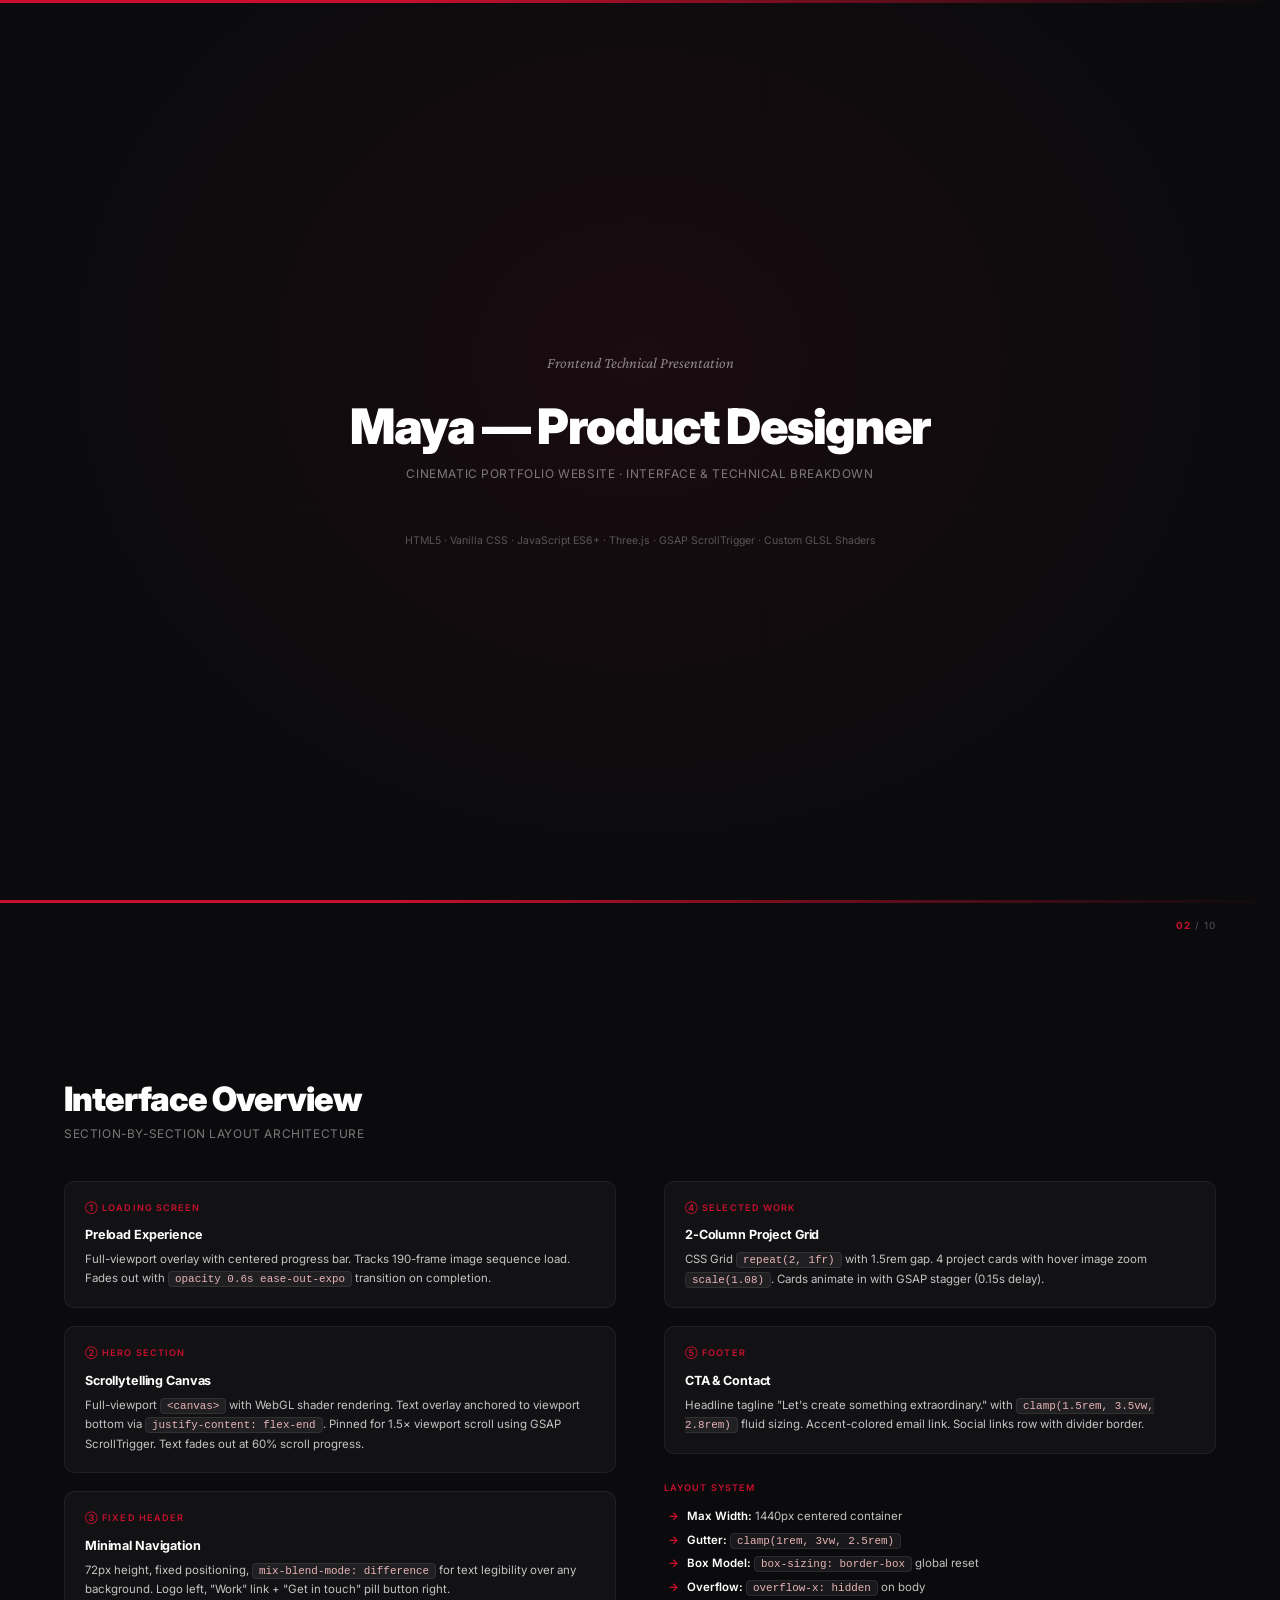
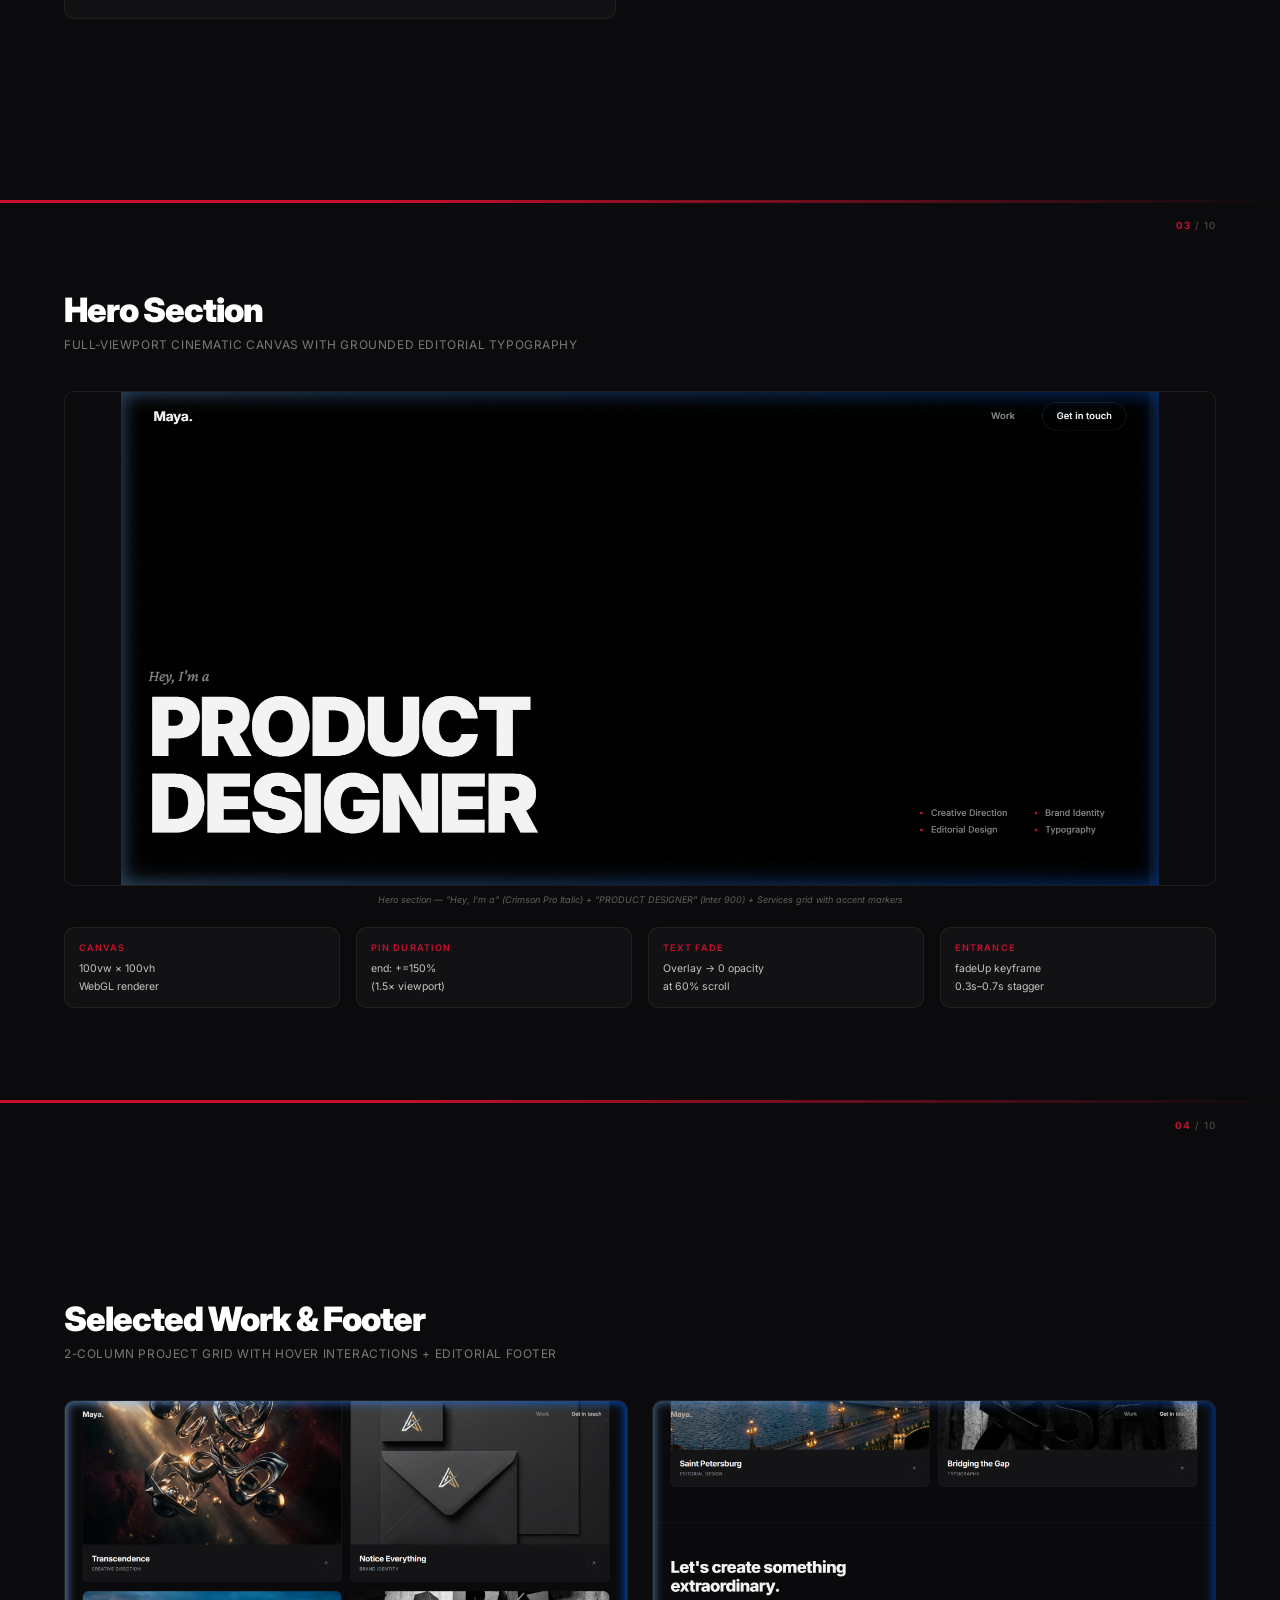
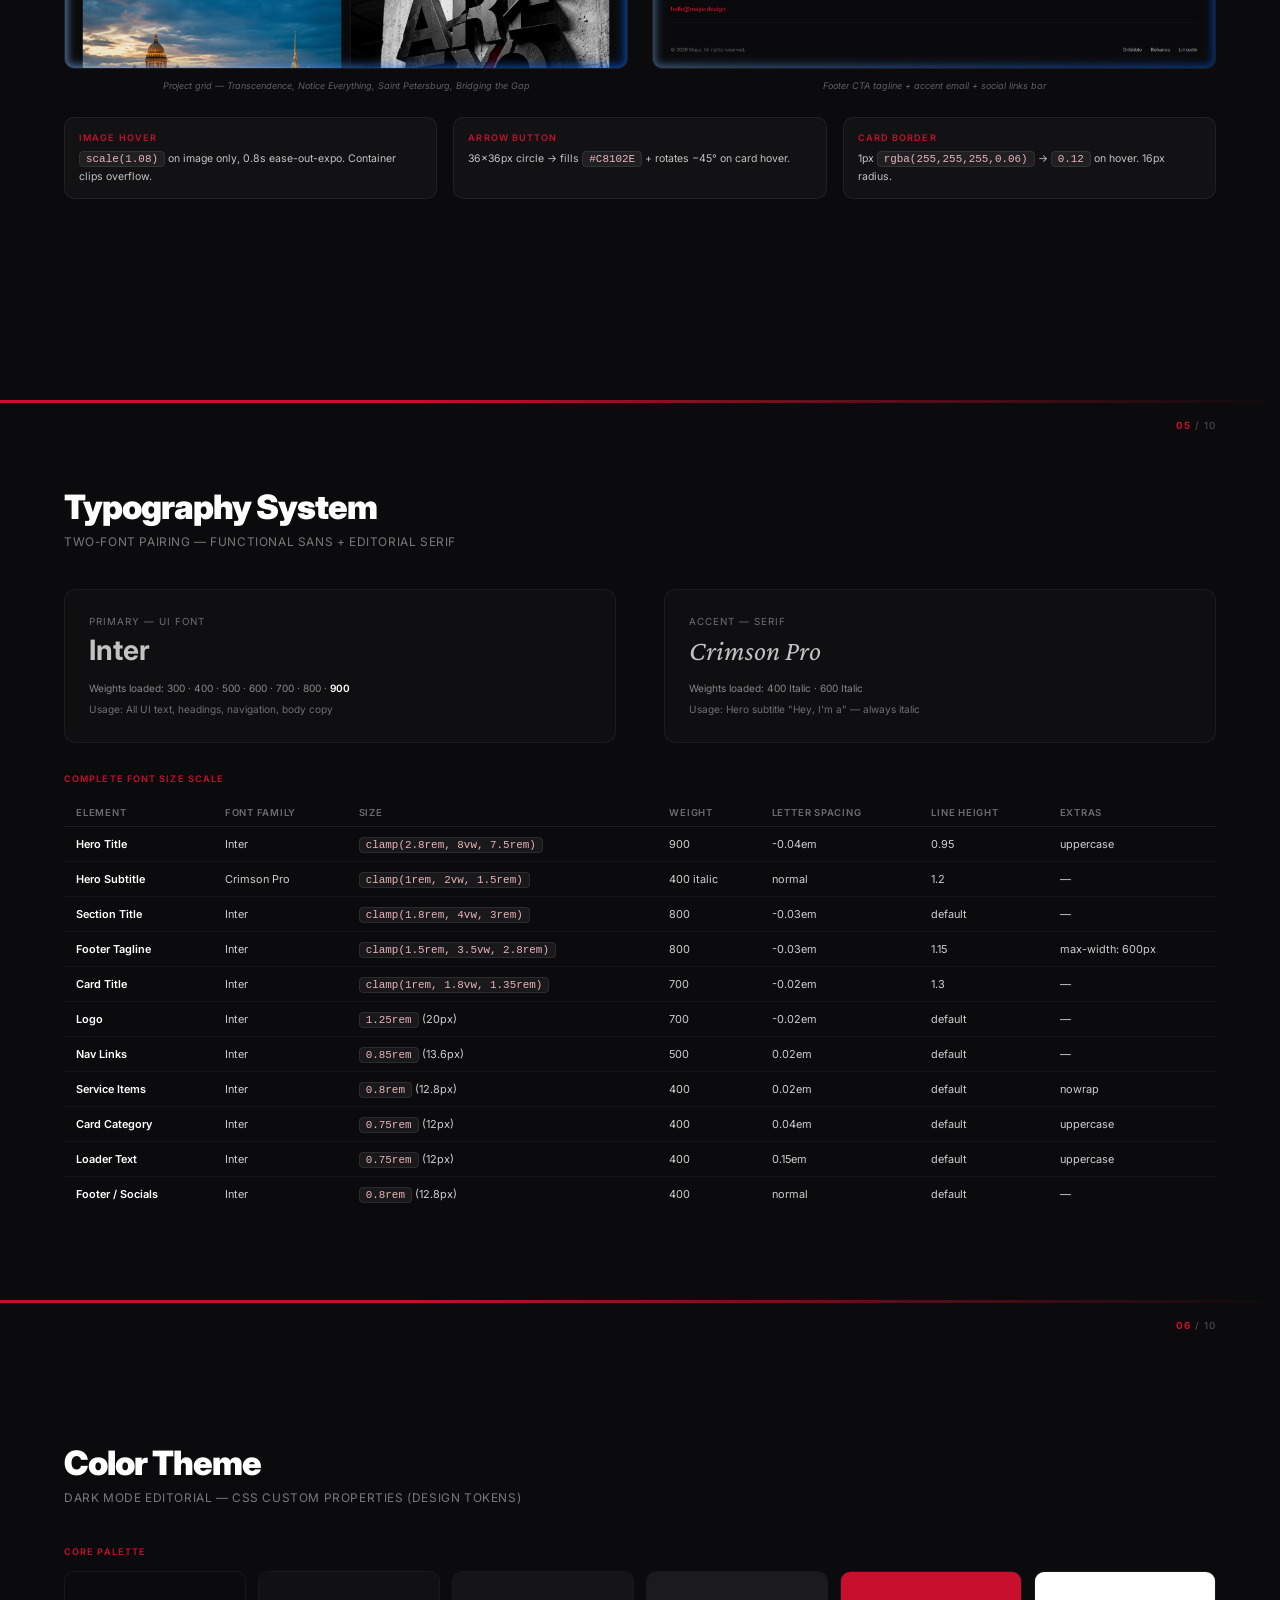
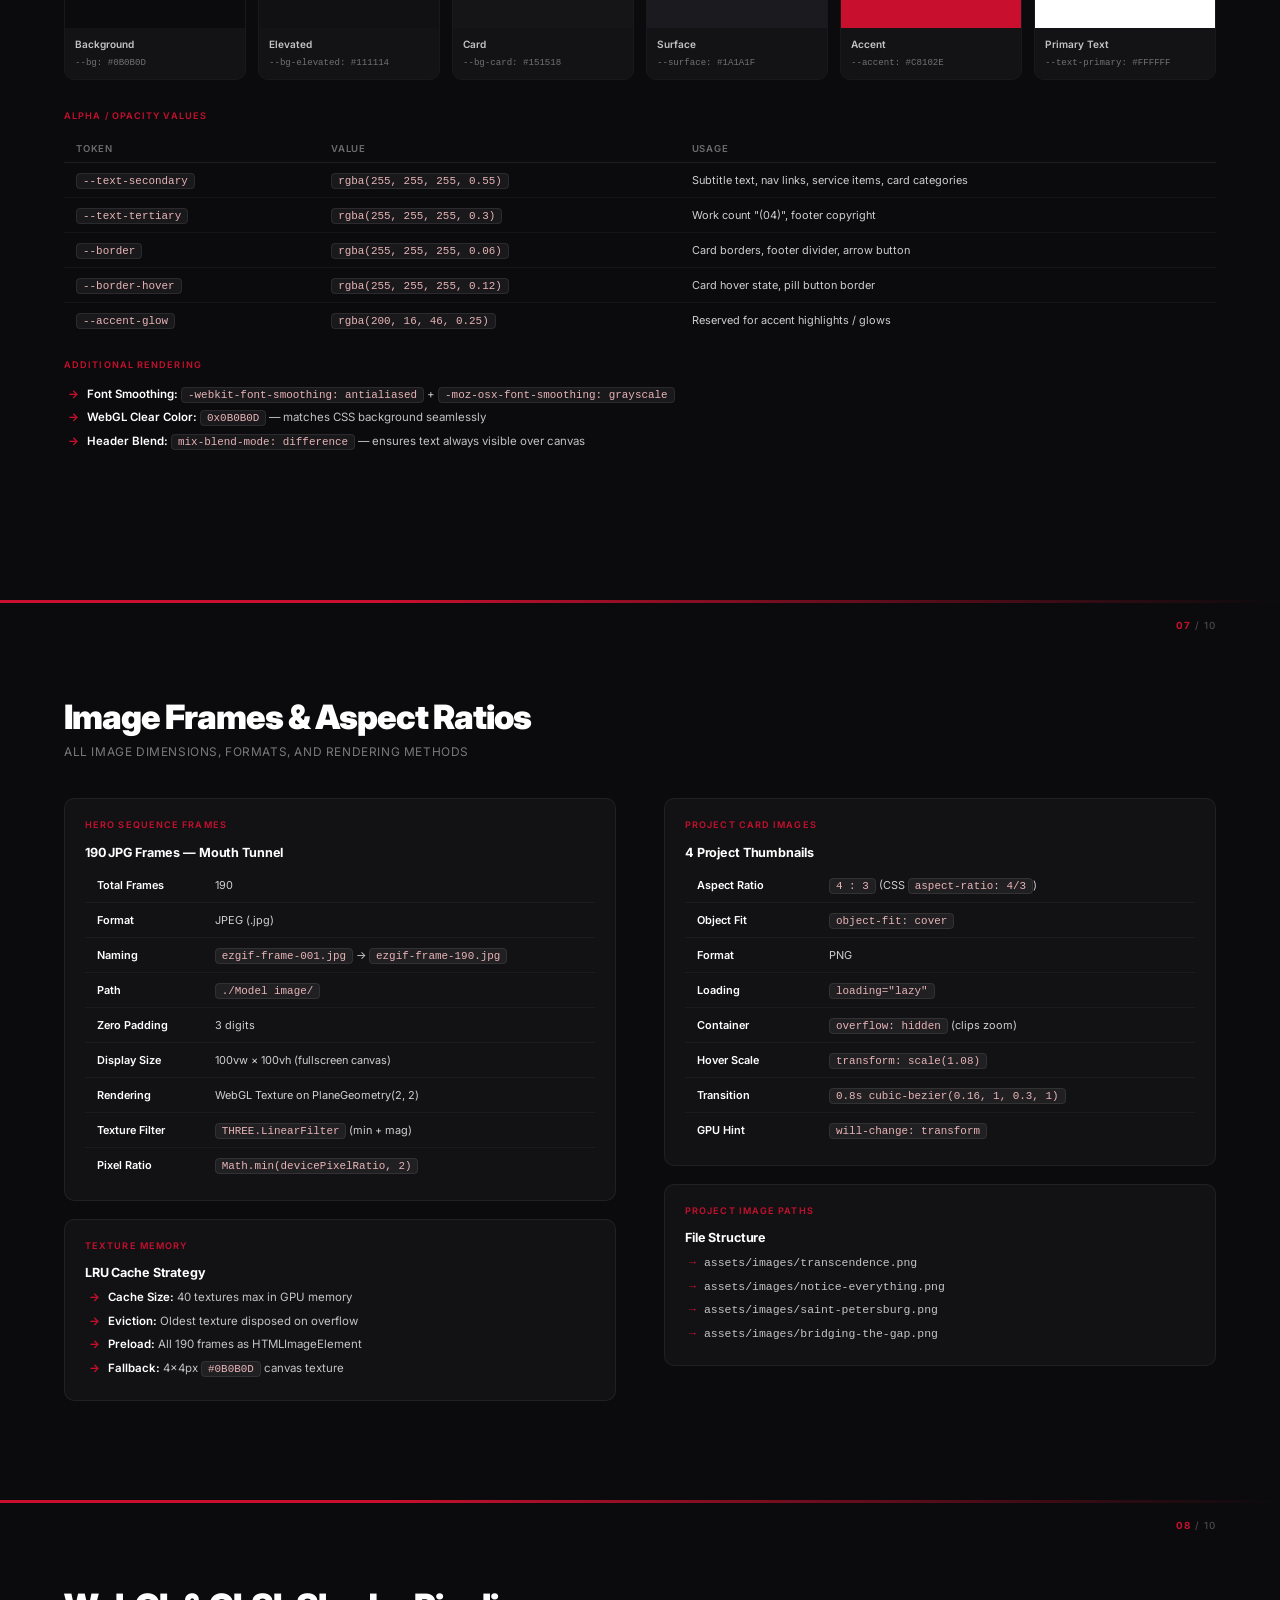
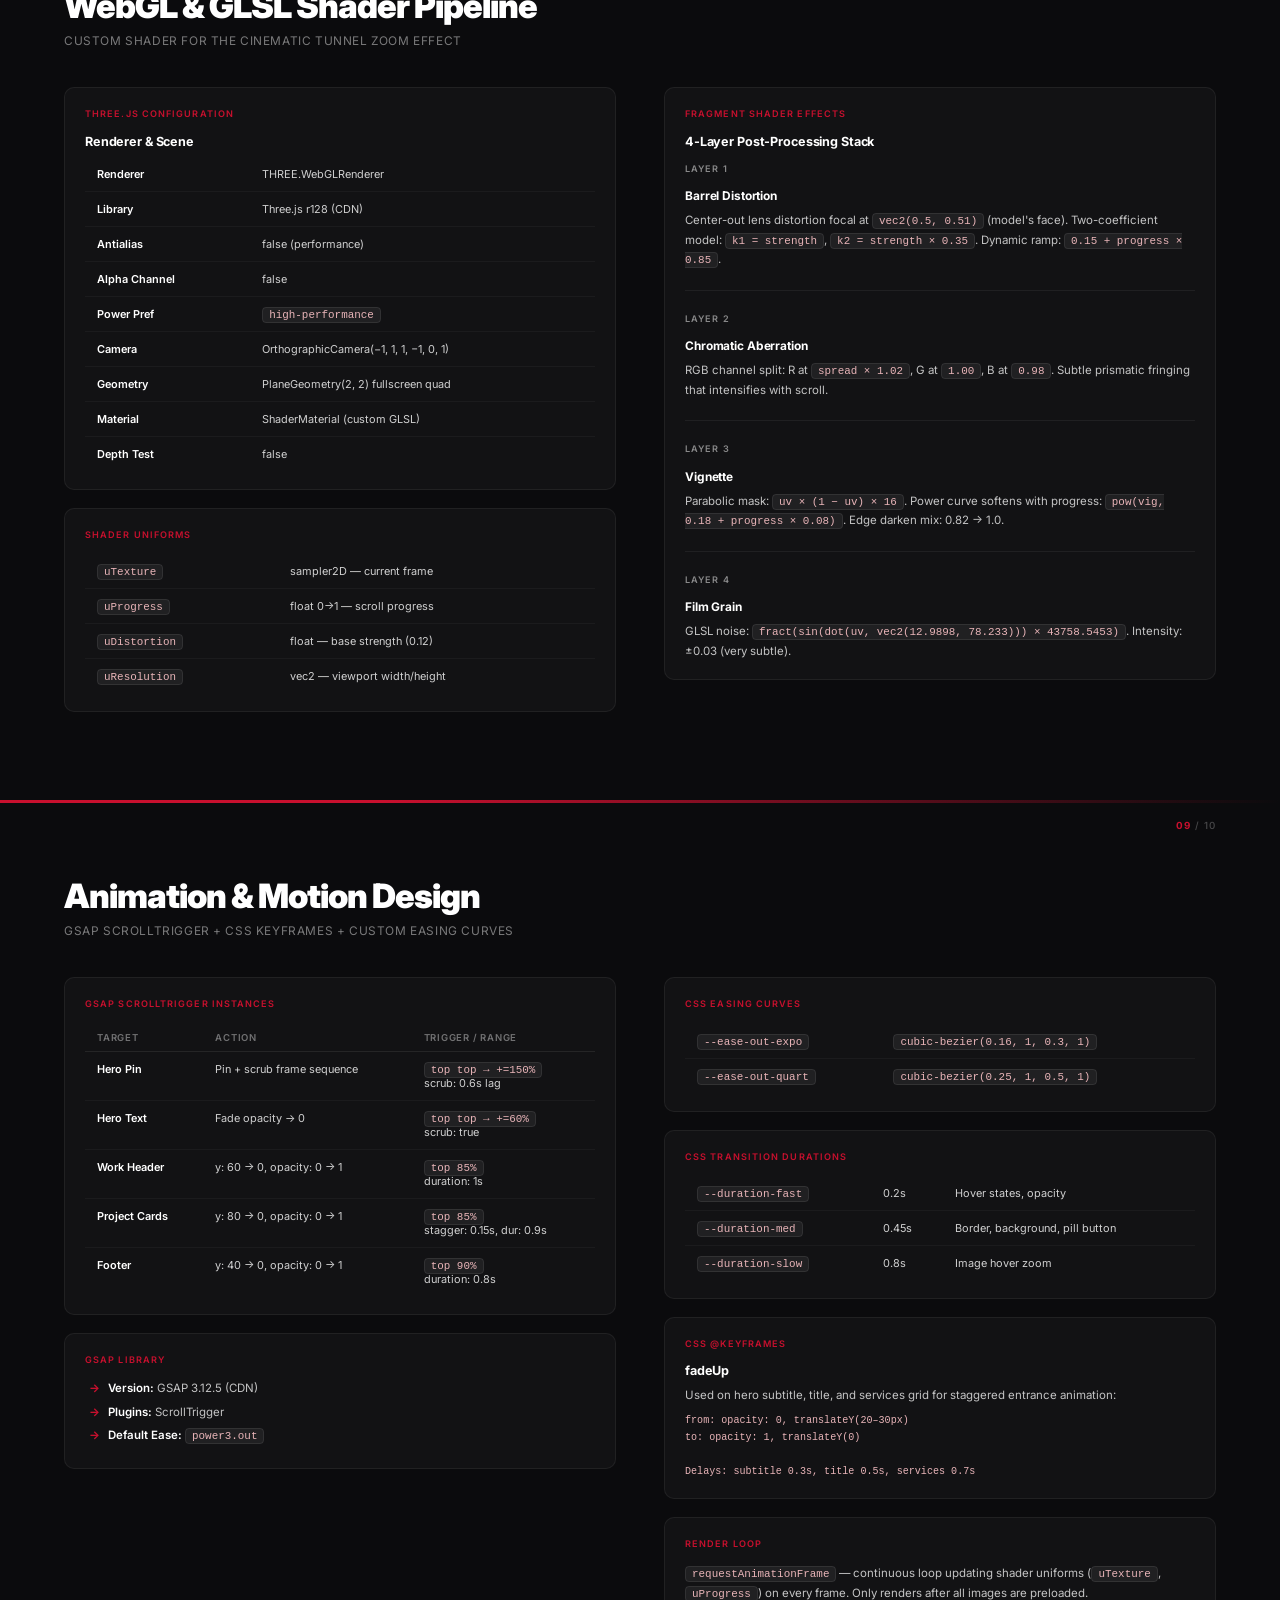
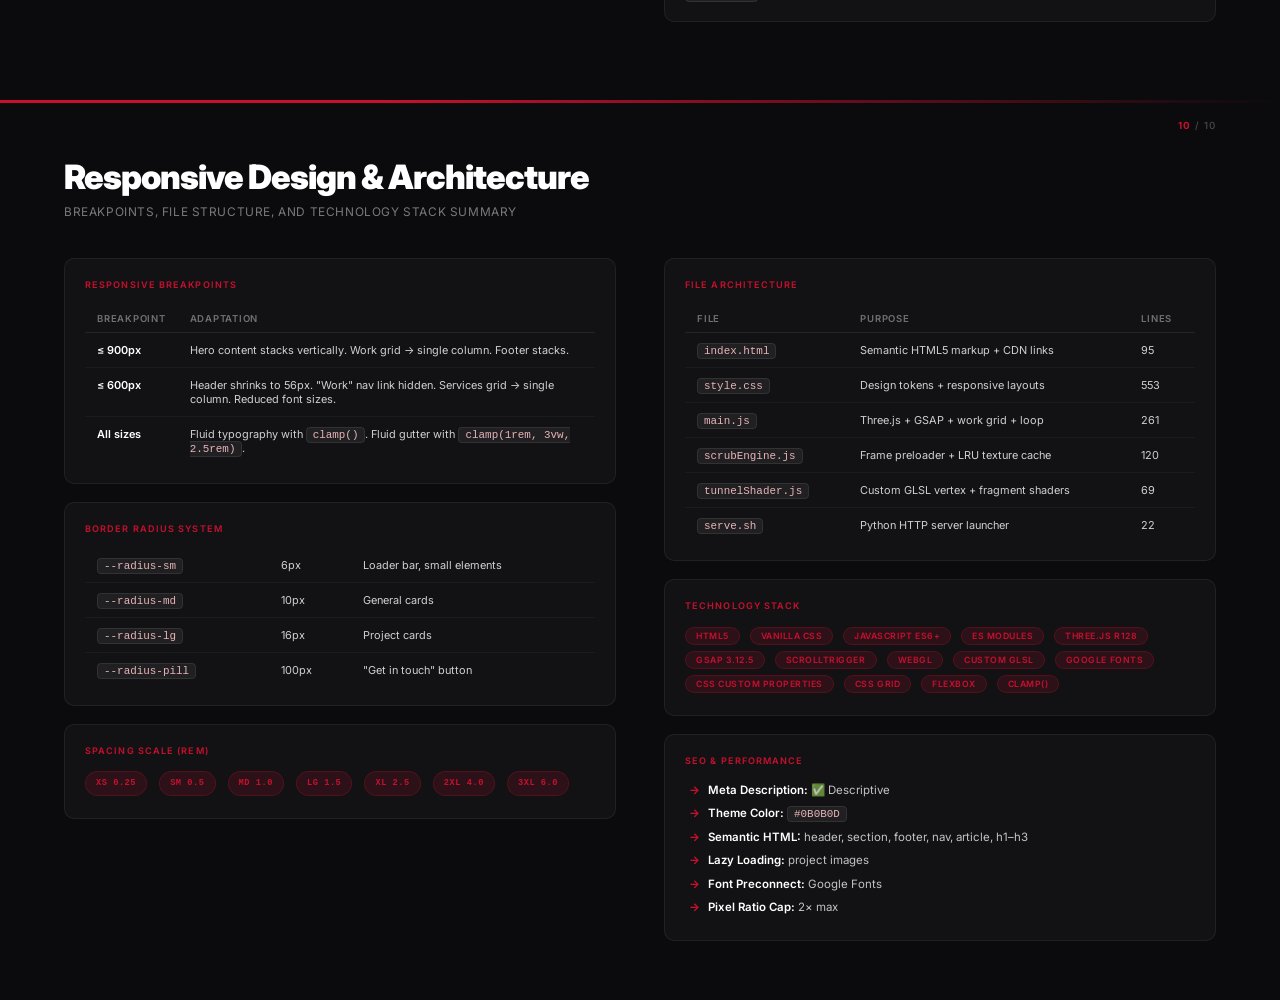
<file: presentation.html>
<!DOCTYPE html>
<html lang="en">
<head>
  <meta charset="UTF-8">
  <meta name="viewport" content="width=device-width, initial-scale=1.0">
  <title>Maya Portfolio — Frontend Technical Presentation</title>
  <link rel="preconnect" href="https://fonts.googleapis.com">
  <link rel="preconnect" href="https://fonts.gstatic.com" crossorigin>
  <link href="https://fonts.googleapis.com/css2?family=Inter:wght@300;400;500;600;700;800;900&family=Crimson+Pro:ital,wght@1,400&display=swap" rel="stylesheet">
  <style>
    /* ── Print / PDF page setup ─────────────────────────── */
    @page {
      size: A4 landscape;
      margin: 0;
    }

    *, *::before, *::after {
      margin: 0; padding: 0; box-sizing: border-box;
    }

    html {
      font-size: 14px;
      -webkit-font-smoothing: antialiased;
    }

    body {
      font-family: 'Inter', sans-serif;
      background: #0B0B0D;
      color: #FFFFFF;
    }

    /* ── Slide base ─────────────────────────────────────── */
    .slide {
      width: 100%;
      min-height: 100vh;
      padding: 48px 64px;
      display: flex;
      flex-direction: column;
      justify-content: center;
      page-break-after: always;
      break-after: page;
      position: relative;
      overflow: hidden;
    }

    .slide:last-of-type {
      page-break-after: auto;
      break-after: auto;
    }

    .slide::before {
      content: '';
      position: absolute;
      top: 0; left: 0; right: 0;
      height: 3px;
      background: linear-gradient(90deg, #C8102E 0%, #C8102E 30%, transparent 100%);
    }

    /* ── Slide number ───────────────────────────────────── */
    .slide-number {
      position: absolute;
      top: 20px;
      right: 64px;
      font-size: 0.7rem;
      font-weight: 500;
      letter-spacing: 0.1em;
      color: rgba(255,255,255,0.25);
      text-transform: uppercase;
    }

    .slide-number span {
      color: #C8102E;
      font-weight: 700;
    }

    /* ── Typography ─────────────────────────────────────── */
    .slide-title {
      font-size: 2.4rem;
      font-weight: 900;
      letter-spacing: -0.03em;
      line-height: 1.1;
      margin-bottom: 6px;
    }

    .slide-subtitle {
      font-size: 0.85rem;
      font-weight: 400;
      color: rgba(255,255,255,0.45);
      letter-spacing: 0.05em;
      text-transform: uppercase;
      margin-bottom: 36px;
    }

    .section-label {
      font-size: 0.65rem;
      font-weight: 600;
      letter-spacing: 0.12em;
      text-transform: uppercase;
      color: #C8102E;
      margin-bottom: 12px;
    }

    h3 {
      font-size: 1.1rem;
      font-weight: 700;
      margin-bottom: 8px;
      letter-spacing: -0.01em;
    }

    p, li {
      font-size: 0.82rem;
      line-height: 1.7;
      color: rgba(255,255,255,0.75);
    }

    li {
      margin-bottom: 4px;
      padding-left: 4px;
    }

    ul {
      list-style: none;
      padding-left: 0;
    }

    ul li::before {
      content: '→';
      color: #C8102E;
      font-weight: 700;
      margin-right: 8px;
    }

    strong {
      color: #FFFFFF;
      font-weight: 600;
    }

    code {
      font-family: 'JetBrains Mono', 'Fira Code', monospace;
      background: rgba(255,255,255,0.06);
      border: 1px solid rgba(255,255,255,0.08);
      padding: 1px 6px;
      border-radius: 4px;
      font-size: 0.78rem;
      color: #E8B4B8;
    }

    /* ── Layout helpers ─────────────────────────────────── */
    .two-col {
      display: grid;
      grid-template-columns: 1fr 1fr;
      gap: 48px;
      align-items: start;
    }

    .three-col {
      display: grid;
      grid-template-columns: 1fr 1fr 1fr;
      gap: 32px;
      align-items: start;
    }

    .col {
      display: flex;
      flex-direction: column;
      gap: 18px;
    }

    /* ── Color swatch ───────────────────────────────────── */
    .swatch-grid {
      display: grid;
      grid-template-columns: repeat(auto-fill, minmax(160px, 1fr));
      gap: 12px;
    }

    .swatch {
      border-radius: 10px;
      overflow: hidden;
      border: 1px solid rgba(255,255,255,0.06);
    }

    .swatch-color {
      height: 56px;
      display: flex;
      align-items: flex-end;
      padding: 6px 10px;
    }

    .swatch-info {
      padding: 8px 10px;
      background: rgba(255,255,255,0.03);
    }

    .swatch-name {
      font-size: 0.72rem;
      font-weight: 600;
      margin-bottom: 2px;
    }

    .swatch-value {
      font-size: 0.65rem;
      color: rgba(255,255,255,0.4);
      font-family: monospace;
    }

    /* ── Table ────────────────────────────────────────── */
    table {
      width: 100%;
      border-collapse: collapse;
      font-size: 0.78rem;
    }

    th {
      text-align: left;
      font-weight: 600;
      font-size: 0.68rem;
      letter-spacing: 0.08em;
      text-transform: uppercase;
      color: rgba(255,255,255,0.4);
      padding: 8px 12px;
      border-bottom: 1px solid rgba(255,255,255,0.08);
    }

    td {
      padding: 10px 12px;
      border-bottom: 1px solid rgba(255,255,255,0.04);
      color: rgba(255,255,255,0.8);
      vertical-align: top;
    }

    tr:last-child td {
      border-bottom: none;
    }

    /* ── Screenshot image ──────────────────────────────── */
    .screenshot {
      width: 100%;
      border-radius: 10px;
      border: 1px solid rgba(255,255,255,0.08);
      object-fit: cover;
    }

    .screenshot-caption {
      font-size: 0.65rem;
      color: rgba(255,255,255,0.35);
      text-align: center;
      margin-top: 6px;
      font-style: italic;
    }

    /* ── Info card ──────────────────────────────────────── */
    .info-card {
      background: rgba(255,255,255,0.03);
      border: 1px solid rgba(255,255,255,0.06);
      border-radius: 10px;
      padding: 18px 20px;
    }

    .info-card h3 {
      font-size: 0.9rem;
    }

    /* ── Tag ────────────────────────────────────────────── */
    .tag {
      display: inline-block;
      font-size: 0.62rem;
      font-weight: 600;
      letter-spacing: 0.06em;
      text-transform: uppercase;
      padding: 3px 10px;
      border-radius: 100px;
      background: rgba(200, 16, 46, 0.15);
      color: #C8102E;
      border: 1px solid rgba(200, 16, 46, 0.25);
      margin-right: 6px;
      margin-bottom: 4px;
    }

    /* ── Cover slide ───────────────────────────────────── */
    .cover {
      justify-content: center;
      align-items: center;
      text-align: center;
      background: radial-gradient(ellipse at 50% 40%, rgba(200,16,46,0.08) 0%, transparent 65%),
                  #0B0B0D;
    }

    .cover .slide-title {
      font-size: 3.5rem;
      margin-bottom: 10px;
    }

    .cover-label {
      font-family: 'Crimson Pro', serif;
      font-style: italic;
      font-size: 1.1rem;
      color: rgba(255,255,255,0.5);
      margin-bottom: 24px;
    }

    .cover-meta {
      font-size: 0.75rem;
      color: rgba(255,255,255,0.3);
      margin-top: 48px;
    }

    /* ── Font specimen ──────────────────────────────────── */
    .specimen {
      padding: 24px;
      background: rgba(255,255,255,0.02);
      border: 1px solid rgba(255,255,255,0.06);
      border-radius: 12px;
    }

    .specimen-sample {
      font-size: 2rem;
      font-weight: 700;
      line-height: 1.2;
      margin-bottom: 12px;
    }

    .specimen-name {
      font-size: 0.7rem;
      text-transform: uppercase;
      letter-spacing: 0.1em;
      color: rgba(255,255,255,0.4);
      margin-bottom: 4px;
    }

    .specimen-weights {
      font-size: 0.72rem;
      color: rgba(255,255,255,0.5);
    }

    /* ── Divider ────────────────────────────────────────── */
    hr {
      border: none;
      height: 1px;
      background: rgba(255,255,255,0.06);
      margin: 20px 0;
    }

    /* ── Architecture diagram ──────────────────────────── */
    .arch-box {
      background: rgba(255,255,255,0.03);
      border: 1px solid rgba(255,255,255,0.08);
      border-radius: 8px;
      padding: 14px 16px;
      text-align: center;
    }

    .arch-box .arch-label {
      font-size: 0.68rem;
      font-weight: 600;
      letter-spacing: 0.06em;
      text-transform: uppercase;
      margin-bottom: 4px;
    }

    .arch-box .arch-file {
      font-size: 0.72rem;
      color: rgba(255,255,255,0.5);
      font-family: monospace;
    }

    .arch-arrow {
      display: flex;
      align-items: center;
      justify-content: center;
      font-size: 1.2rem;
      color: rgba(255,255,255,0.2);
    }

    .arch-flow {
      display: grid;
      grid-template-columns: 1fr auto 1fr auto 1fr;
      gap: 12px;
      align-items: center;
    }
  </style>
</head>
<body>

  <!-- ═══════════════════════════════════════════════════
       SLIDE 1 — COVER
       ═══════════════════════════════════════════════════ -->
  <div class="slide cover">
    <p class="cover-label">Frontend Technical Presentation</p>
    <h1 class="slide-title">Maya — Product Designer</h1>
    <p class="slide-subtitle" style="margin-bottom: 0;">Cinematic Portfolio Website · Interface & Technical Breakdown</p>
    <p class="cover-meta">HTML5 · Vanilla CSS · JavaScript ES6+ · Three.js · GSAP ScrollTrigger · Custom GLSL Shaders</p>
  </div>

  <!-- ═══════════════════════════════════════════════════
       SLIDE 2 — INTERFACE OVERVIEW
       ═══════════════════════════════════════════════════ -->
  <div class="slide">
    <div class="slide-number"><span>02</span> / 10</div>
    <h2 class="slide-title">Interface Overview</h2>
    <p class="slide-subtitle">Section-by-section layout architecture</p>

    <div class="two-col">
      <div class="col">
        <div class="info-card">
          <p class="section-label">① Loading Screen</p>
          <h3>Preload Experience</h3>
          <p>Full-viewport overlay with centered progress bar. Tracks 190-frame image sequence load. Fades out with <code>opacity 0.6s ease-out-expo</code> transition on completion.</p>
        </div>
        <div class="info-card">
          <p class="section-label">② Hero Section</p>
          <h3>Scrollytelling Canvas</h3>
          <p>Full-viewport <code>&lt;canvas&gt;</code> with WebGL shader rendering. Text overlay anchored to viewport bottom via <code>justify-content: flex-end</code>. Pinned for 1.5× viewport scroll using GSAP ScrollTrigger. Text fades out at 60% scroll progress.</p>
        </div>
        <div class="info-card">
          <p class="section-label">③ Fixed Header</p>
          <h3>Minimal Navigation</h3>
          <p>72px height, fixed positioning, <code>mix-blend-mode: difference</code> for text legibility over any background. Logo left, "Work" link + "Get in touch" pill button right.</p>
        </div>
      </div>
      <div class="col">
        <div class="info-card">
          <p class="section-label">④ Selected Work</p>
          <h3>2-Column Project Grid</h3>
          <p>CSS Grid <code>repeat(2, 1fr)</code> with 1.5rem gap. 4 project cards with hover image zoom <code>scale(1.08)</code>. Cards animate in with GSAP stagger (0.15s delay).</p>
        </div>
        <div class="info-card">
          <p class="section-label">⑤ Footer</p>
          <h3>CTA & Contact</h3>
          <p>Headline tagline "Let's create something extraordinary." with <code>clamp(1.5rem, 3.5vw, 2.8rem)</code> fluid sizing. Accent-colored email link. Social links row with divider border.</p>
        </div>
        <div style="margin-top: 8px;">
          <p class="section-label">Layout System</p>
          <ul>
            <li><strong>Max Width:</strong> 1440px centered container</li>
            <li><strong>Gutter:</strong> <code>clamp(1rem, 3vw, 2.5rem)</code></li>
            <li><strong>Box Model:</strong> <code>box-sizing: border-box</code> global reset</li>
            <li><strong>Overflow:</strong> <code>overflow-x: hidden</code> on body</li>
          </ul>
        </div>
      </div>
    </div>
  </div>

  <!-- ═══════════════════════════════════════════════════
       SLIDE 3 — HERO SECTION SCREENSHOT
       ═══════════════════════════════════════════════════ -->
  <div class="slide">
    <div class="slide-number"><span>03</span> / 10</div>
    <h2 class="slide-title">Hero Section</h2>
    <p class="slide-subtitle">Full-viewport cinematic canvas with grounded editorial typography</p>

    <img src="assets/images/screenshot-hero.png" alt="Hero Section" class="screenshot" style="max-height: 55vh; object-fit: contain; margin: 0 auto;">
    <p class="screenshot-caption">Hero section — "Hey, I'm a" (Crimson Pro Italic) + "PRODUCT DESIGNER" (Inter 900) + Services grid with accent markers</p>

    <div style="display: grid; grid-template-columns: repeat(4, 1fr); gap: 16px; margin-top: 20px;">
      <div class="info-card" style="padding: 12px 14px;">
        <p class="section-label" style="margin-bottom: 4px;">Canvas</p>
        <p style="font-size: 0.75rem;">100vw × 100vh<br>WebGL renderer</p>
      </div>
      <div class="info-card" style="padding: 12px 14px;">
        <p class="section-label" style="margin-bottom: 4px;">Pin Duration</p>
        <p style="font-size: 0.75rem;">end: +=150%<br>(1.5× viewport)</p>
      </div>
      <div class="info-card" style="padding: 12px 14px;">
        <p class="section-label" style="margin-bottom: 4px;">Text Fade</p>
        <p style="font-size: 0.75rem;">Overlay → 0 opacity<br>at 60% scroll</p>
      </div>
      <div class="info-card" style="padding: 12px 14px;">
        <p class="section-label" style="margin-bottom: 4px;">Entrance</p>
        <p style="font-size: 0.75rem;">fadeUp keyframe<br>0.3s–0.7s stagger</p>
      </div>
    </div>
  </div>

  <!-- ═══════════════════════════════════════════════════
       SLIDE 4 — WORK GRID SCREENSHOTS
       ═══════════════════════════════════════════════════ -->
  <div class="slide">
    <div class="slide-number"><span>04</span> / 10</div>
    <h2 class="slide-title">Selected Work & Footer</h2>
    <p class="slide-subtitle">2-column project grid with hover interactions + editorial footer</p>

    <div class="two-col" style="gap: 24px;">
      <div>
        <img src="assets/images/screenshot-grid.png" alt="Work Grid" class="screenshot" style="max-height: 42vh; object-fit: contain;">
        <p class="screenshot-caption">Project grid — Transcendence, Notice Everything, Saint Petersburg, Bridging the Gap</p>
      </div>
      <div>
        <img src="assets/images/screenshot-footer.png" alt="Footer" class="screenshot" style="max-height: 42vh; object-fit: contain;">
        <p class="screenshot-caption">Footer CTA tagline + accent email + social links bar</p>
      </div>
    </div>

    <div style="display: grid; grid-template-columns: repeat(3, 1fr); gap: 16px; margin-top: 24px;">
      <div class="info-card" style="padding: 12px 14px;">
        <p class="section-label" style="margin-bottom: 4px;">Image Hover</p>
        <p style="font-size: 0.75rem;"><code>scale(1.08)</code> on image only, 0.8s ease-out-expo. Container clips overflow.</p>
      </div>
      <div class="info-card" style="padding: 12px 14px;">
        <p class="section-label" style="margin-bottom: 4px;">Arrow Button</p>
        <p style="font-size: 0.75rem;">36×36px circle → fills <code>#C8102E</code> + rotates −45° on card hover.</p>
      </div>
      <div class="info-card" style="padding: 12px 14px;">
        <p class="section-label" style="margin-bottom: 4px;">Card Border</p>
        <p style="font-size: 0.75rem;">1px <code>rgba(255,255,255,0.06)</code> → <code>0.12</code> on hover. 16px radius.</p>
      </div>
    </div>
  </div>

  <!-- ═══════════════════════════════════════════════════
       SLIDE 5 — TYPOGRAPHY
       ═══════════════════════════════════════════════════ -->
  <div class="slide">
    <div class="slide-number"><span>05</span> / 10</div>
    <h2 class="slide-title">Typography System</h2>
    <p class="slide-subtitle">Two-font pairing — functional sans + editorial serif</p>

    <div class="two-col" style="margin-bottom: 28px;">
      <div class="specimen">
        <p class="specimen-name">Primary — UI Font</p>
        <p class="specimen-sample" style="font-family: 'Inter', sans-serif;">Inter</p>
        <p class="specimen-weights">Weights loaded: 300 · 400 · 500 · 600 · 700 · 800 · <strong>900</strong></p>
        <p style="font-size: 0.72rem; color: rgba(255,255,255,0.4); margin-top: 4px;">Usage: All UI text, headings, navigation, body copy</p>
      </div>
      <div class="specimen">
        <p class="specimen-name">Accent — Serif</p>
        <p class="specimen-sample" style="font-family: 'Crimson Pro', serif; font-style: italic; font-weight: 400;"><em>Crimson Pro</em></p>
        <p class="specimen-weights">Weights loaded: 400 Italic · 600 Italic</p>
        <p style="font-size: 0.72rem; color: rgba(255,255,255,0.4); margin-top: 4px;">Usage: Hero subtitle "Hey, I'm a" — always italic</p>
      </div>
    </div>

    <p class="section-label">Complete Font Size Scale</p>
    <table>
      <thead>
        <tr>
          <th>Element</th>
          <th>Font Family</th>
          <th>Size</th>
          <th>Weight</th>
          <th>Letter Spacing</th>
          <th>Line Height</th>
          <th>Extras</th>
        </tr>
      </thead>
      <tbody>
        <tr>
          <td><strong>Hero Title</strong></td>
          <td>Inter</td>
          <td><code>clamp(2.8rem, 8vw, 7.5rem)</code></td>
          <td>900</td>
          <td>-0.04em</td>
          <td>0.95</td>
          <td>uppercase</td>
        </tr>
        <tr>
          <td><strong>Hero Subtitle</strong></td>
          <td>Crimson Pro</td>
          <td><code>clamp(1rem, 2vw, 1.5rem)</code></td>
          <td>400 italic</td>
          <td>normal</td>
          <td>1.2</td>
          <td>—</td>
        </tr>
        <tr>
          <td><strong>Section Title</strong></td>
          <td>Inter</td>
          <td><code>clamp(1.8rem, 4vw, 3rem)</code></td>
          <td>800</td>
          <td>-0.03em</td>
          <td>default</td>
          <td>—</td>
        </tr>
        <tr>
          <td><strong>Footer Tagline</strong></td>
          <td>Inter</td>
          <td><code>clamp(1.5rem, 3.5vw, 2.8rem)</code></td>
          <td>800</td>
          <td>-0.03em</td>
          <td>1.15</td>
          <td>max-width: 600px</td>
        </tr>
        <tr>
          <td><strong>Card Title</strong></td>
          <td>Inter</td>
          <td><code>clamp(1rem, 1.8vw, 1.35rem)</code></td>
          <td>700</td>
          <td>-0.02em</td>
          <td>1.3</td>
          <td>—</td>
        </tr>
        <tr>
          <td><strong>Logo</strong></td>
          <td>Inter</td>
          <td><code>1.25rem</code> (20px)</td>
          <td>700</td>
          <td>-0.02em</td>
          <td>default</td>
          <td>—</td>
        </tr>
        <tr>
          <td><strong>Nav Links</strong></td>
          <td>Inter</td>
          <td><code>0.85rem</code> (13.6px)</td>
          <td>500</td>
          <td>0.02em</td>
          <td>default</td>
          <td>—</td>
        </tr>
        <tr>
          <td><strong>Service Items</strong></td>
          <td>Inter</td>
          <td><code>0.8rem</code> (12.8px)</td>
          <td>400</td>
          <td>0.02em</td>
          <td>default</td>
          <td>nowrap</td>
        </tr>
        <tr>
          <td><strong>Card Category</strong></td>
          <td>Inter</td>
          <td><code>0.75rem</code> (12px)</td>
          <td>400</td>
          <td>0.04em</td>
          <td>default</td>
          <td>uppercase</td>
        </tr>
        <tr>
          <td><strong>Loader Text</strong></td>
          <td>Inter</td>
          <td><code>0.75rem</code> (12px)</td>
          <td>400</td>
          <td>0.15em</td>
          <td>default</td>
          <td>uppercase</td>
        </tr>
        <tr>
          <td><strong>Footer / Socials</strong></td>
          <td>Inter</td>
          <td><code>0.8rem</code> (12.8px)</td>
          <td>400</td>
          <td>normal</td>
          <td>default</td>
          <td>—</td>
        </tr>
      </tbody>
    </table>
  </div>

  <!-- ═══════════════════════════════════════════════════
       SLIDE 6 — COLOR THEME
       ═══════════════════════════════════════════════════ -->
  <div class="slide">
    <div class="slide-number"><span>06</span> / 10</div>
    <h2 class="slide-title">Color Theme</h2>
    <p class="slide-subtitle">Dark Mode Editorial — CSS Custom Properties (Design Tokens)</p>

    <p class="section-label">Core Palette</p>
    <div class="swatch-grid" style="margin-bottom: 28px;">
      <div class="swatch">
        <div class="swatch-color" style="background: #0B0B0D;"></div>
        <div class="swatch-info"><p class="swatch-name">Background</p><p class="swatch-value">--bg: #0B0B0D</p></div>
      </div>
      <div class="swatch">
        <div class="swatch-color" style="background: #111114;"></div>
        <div class="swatch-info"><p class="swatch-name">Elevated</p><p class="swatch-value">--bg-elevated: #111114</p></div>
      </div>
      <div class="swatch">
        <div class="swatch-color" style="background: #151518;"></div>
        <div class="swatch-info"><p class="swatch-name">Card</p><p class="swatch-value">--bg-card: #151518</p></div>
      </div>
      <div class="swatch">
        <div class="swatch-color" style="background: #1A1A1F;"></div>
        <div class="swatch-info"><p class="swatch-name">Surface</p><p class="swatch-value">--surface: #1A1A1F</p></div>
      </div>
      <div class="swatch">
        <div class="swatch-color" style="background: #C8102E;"></div>
        <div class="swatch-info"><p class="swatch-name">Accent</p><p class="swatch-value">--accent: #C8102E</p></div>
      </div>
      <div class="swatch">
        <div class="swatch-color" style="background: #FFFFFF;"></div>
        <div class="swatch-info"><p class="swatch-name">Primary Text</p><p class="swatch-value">--text-primary: #FFFFFF</p></div>
      </div>
    </div>

    <p class="section-label">Alpha / Opacity Values</p>
    <table>
      <thead>
        <tr>
          <th>Token</th>
          <th>Value</th>
          <th>Usage</th>
        </tr>
      </thead>
      <tbody>
        <tr>
          <td><code>--text-secondary</code></td>
          <td><code>rgba(255, 255, 255, 0.55)</code></td>
          <td>Subtitle text, nav links, service items, card categories</td>
        </tr>
        <tr>
          <td><code>--text-tertiary</code></td>
          <td><code>rgba(255, 255, 255, 0.3)</code></td>
          <td>Work count "(04)", footer copyright</td>
        </tr>
        <tr>
          <td><code>--border</code></td>
          <td><code>rgba(255, 255, 255, 0.06)</code></td>
          <td>Card borders, footer divider, arrow button</td>
        </tr>
        <tr>
          <td><code>--border-hover</code></td>
          <td><code>rgba(255, 255, 255, 0.12)</code></td>
          <td>Card hover state, pill button border</td>
        </tr>
        <tr>
          <td><code>--accent-glow</code></td>
          <td><code>rgba(200, 16, 46, 0.25)</code></td>
          <td>Reserved for accent highlights / glows</td>
        </tr>
      </tbody>
    </table>

    <div style="margin-top: 20px;">
      <p class="section-label">Additional Rendering</p>
      <ul>
        <li><strong>Font Smoothing:</strong> <code>-webkit-font-smoothing: antialiased</code> + <code>-moz-osx-font-smoothing: grayscale</code></li>
        <li><strong>WebGL Clear Color:</strong> <code>0x0B0B0D</code> — matches CSS background seamlessly</li>
        <li><strong>Header Blend:</strong> <code>mix-blend-mode: difference</code> — ensures text always visible over canvas</li>
      </ul>
    </div>
  </div>

  <!-- ═══════════════════════════════════════════════════
       SLIDE 7 — IMAGE FRAMES & ASPECT RATIOS
       ═══════════════════════════════════════════════════ -->
  <div class="slide">
    <div class="slide-number"><span>07</span> / 10</div>
    <h2 class="slide-title">Image Frames & Aspect Ratios</h2>
    <p class="slide-subtitle">All image dimensions, formats, and rendering methods</p>

    <div class="two-col">
      <div class="col">
        <div class="info-card">
          <p class="section-label">Hero Sequence Frames</p>
          <h3>190 JPG Frames — Mouth Tunnel</h3>
          <table style="margin-top: 8px;">
            <tr><td><strong>Total Frames</strong></td><td>190</td></tr>
            <tr><td><strong>Format</strong></td><td>JPEG (.jpg)</td></tr>
            <tr><td><strong>Naming</strong></td><td><code>ezgif-frame-001.jpg</code> → <code>ezgif-frame-190.jpg</code></td></tr>
            <tr><td><strong>Path</strong></td><td><code>./Model image/</code></td></tr>
            <tr><td><strong>Zero Padding</strong></td><td>3 digits</td></tr>
            <tr><td><strong>Display Size</strong></td><td>100vw × 100vh (fullscreen canvas)</td></tr>
            <tr><td><strong>Rendering</strong></td><td>WebGL Texture on PlaneGeometry(2, 2)</td></tr>
            <tr><td><strong>Texture Filter</strong></td><td><code>THREE.LinearFilter</code> (min + mag)</td></tr>
            <tr><td><strong>Pixel Ratio</strong></td><td><code>Math.min(devicePixelRatio, 2)</code></td></tr>
          </table>
        </div>

        <div class="info-card">
          <p class="section-label">Texture Memory</p>
          <h3>LRU Cache Strategy</h3>
          <ul>
            <li><strong>Cache Size:</strong> 40 textures max in GPU memory</li>
            <li><strong>Eviction:</strong> Oldest texture disposed on overflow</li>
            <li><strong>Preload:</strong> All 190 frames as HTMLImageElement</li>
            <li><strong>Fallback:</strong> 4×4px <code>#0B0B0D</code> canvas texture</li>
          </ul>
        </div>
      </div>
      <div class="col">
        <div class="info-card">
          <p class="section-label">Project Card Images</p>
          <h3>4 Project Thumbnails</h3>
          <table style="margin-top: 8px;">
            <tr><td><strong>Aspect Ratio</strong></td><td><code>4 : 3</code> (CSS <code>aspect-ratio: 4/3</code>)</td></tr>
            <tr><td><strong>Object Fit</strong></td><td><code>object-fit: cover</code></td></tr>
            <tr><td><strong>Format</strong></td><td>PNG</td></tr>
            <tr><td><strong>Loading</strong></td><td><code>loading="lazy"</code></td></tr>
            <tr><td><strong>Container</strong></td><td><code>overflow: hidden</code> (clips zoom)</td></tr>
            <tr><td><strong>Hover Scale</strong></td><td><code>transform: scale(1.08)</code></td></tr>
            <tr><td><strong>Transition</strong></td><td><code>0.8s cubic-bezier(0.16, 1, 0.3, 1)</code></td></tr>
            <tr><td><strong>GPU Hint</strong></td><td><code>will-change: transform</code></td></tr>
          </table>
        </div>

        <div class="info-card">
          <p class="section-label">Project Image Paths</p>
          <h3>File Structure</h3>
          <ul style="font-family: monospace; font-size: 0.72rem;">
            <li>assets/images/transcendence.png</li>
            <li>assets/images/notice-everything.png</li>
            <li>assets/images/saint-petersburg.png</li>
            <li>assets/images/bridging-the-gap.png</li>
          </ul>
        </div>
      </div>
    </div>
  </div>

  <!-- ═══════════════════════════════════════════════════
       SLIDE 8 — WebGL & SHADER DETAILS
       ═══════════════════════════════════════════════════ -->
  <div class="slide">
    <div class="slide-number"><span>08</span> / 10</div>
    <h2 class="slide-title">WebGL & GLSL Shader Pipeline</h2>
    <p class="slide-subtitle">Custom shader for the cinematic tunnel zoom effect</p>

    <div class="two-col">
      <div class="col">
        <div class="info-card">
          <p class="section-label">Three.js Configuration</p>
          <h3>Renderer & Scene</h3>
          <table style="margin-top: 8px;">
            <tr><td><strong>Renderer</strong></td><td>THREE.WebGLRenderer</td></tr>
            <tr><td><strong>Library</strong></td><td>Three.js r128 (CDN)</td></tr>
            <tr><td><strong>Antialias</strong></td><td>false (performance)</td></tr>
            <tr><td><strong>Alpha Channel</strong></td><td>false</td></tr>
            <tr><td><strong>Power Pref</strong></td><td><code>high-performance</code></td></tr>
            <tr><td><strong>Camera</strong></td><td>OrthographicCamera(−1, 1, 1, −1, 0, 1)</td></tr>
            <tr><td><strong>Geometry</strong></td><td>PlaneGeometry(2, 2) fullscreen quad</td></tr>
            <tr><td><strong>Material</strong></td><td>ShaderMaterial (custom GLSL)</td></tr>
            <tr><td><strong>Depth Test</strong></td><td>false</td></tr>
          </table>
        </div>

        <div class="info-card">
          <p class="section-label">Shader Uniforms</p>
          <table style="margin-top: 8px;">
            <tr><td><code>uTexture</code></td><td>sampler2D — current frame</td></tr>
            <tr><td><code>uProgress</code></td><td>float 0→1 — scroll progress</td></tr>
            <tr><td><code>uDistortion</code></td><td>float — base strength (0.12)</td></tr>
            <tr><td><code>uResolution</code></td><td>vec2 — viewport width/height</td></tr>
          </table>
        </div>
      </div>
      <div class="col">
        <div class="info-card">
          <p class="section-label">Fragment Shader Effects</p>
          <h3>4-Layer Post-Processing Stack</h3>
          <div style="margin-top: 12px;">
            <p class="section-label" style="color: rgba(255,255,255,0.5);">Layer 1</p>
            <h3 style="font-size: 0.85rem;">Barrel Distortion</h3>
            <p>Center-out lens distortion focal at <code>vec2(0.5, 0.51)</code> (model's face). Two-coefficient model: <code>k1 = strength</code>, <code>k2 = strength × 0.35</code>. Dynamic ramp: <code>0.15 + progress × 0.85</code>.</p>
            <hr>
            <p class="section-label" style="color: rgba(255,255,255,0.5);">Layer 2</p>
            <h3 style="font-size: 0.85rem;">Chromatic Aberration</h3>
            <p>RGB channel split: R at <code>spread × 1.02</code>, G at <code>1.00</code>, B at <code>0.98</code>. Subtle prismatic fringing that intensifies with scroll.</p>
            <hr>
            <p class="section-label" style="color: rgba(255,255,255,0.5);">Layer 3</p>
            <h3 style="font-size: 0.85rem;">Vignette</h3>
            <p>Parabolic mask: <code>uv × (1 − uv) × 16</code>. Power curve softens with progress: <code>pow(vig, 0.18 + progress × 0.08)</code>. Edge darken mix: 0.82 → 1.0.</p>
            <hr>
            <p class="section-label" style="color: rgba(255,255,255,0.5);">Layer 4</p>
            <h3 style="font-size: 0.85rem;">Film Grain</h3>
            <p>GLSL noise: <code>fract(sin(dot(uv, vec2(12.9898, 78.233))) × 43758.5453)</code>. Intensity: ±0.03 (very subtle).</p>
          </div>
        </div>
      </div>
    </div>
  </div>

  <!-- ═══════════════════════════════════════════════════
       SLIDE 9 — ANIMATION & MOTION
       ═══════════════════════════════════════════════════ -->
  <div class="slide">
    <div class="slide-number"><span>09</span> / 10</div>
    <h2 class="slide-title">Animation & Motion Design</h2>
    <p class="slide-subtitle">GSAP ScrollTrigger + CSS keyframes + custom easing curves</p>

    <div class="two-col">
      <div class="col">
        <div class="info-card">
          <p class="section-label">GSAP ScrollTrigger Instances</p>
          <table style="margin-top: 8px;">
            <thead>
              <tr><th>Target</th><th>Action</th><th>Trigger / Range</th></tr>
            </thead>
            <tbody>
              <tr>
                <td><strong>Hero Pin</strong></td>
                <td>Pin + scrub frame sequence</td>
                <td><code>top top → +=150%</code><br>scrub: 0.6s lag</td>
              </tr>
              <tr>
                <td><strong>Hero Text</strong></td>
                <td>Fade opacity → 0</td>
                <td><code>top top → +=60%</code><br>scrub: true</td>
              </tr>
              <tr>
                <td><strong>Work Header</strong></td>
                <td>y: 60 → 0, opacity: 0 → 1</td>
                <td><code>top 85%</code><br>duration: 1s</td>
              </tr>
              <tr>
                <td><strong>Project Cards</strong></td>
                <td>y: 80 → 0, opacity: 0 → 1</td>
                <td><code>top 85%</code><br>stagger: 0.15s, dur: 0.9s</td>
              </tr>
              <tr>
                <td><strong>Footer</strong></td>
                <td>y: 40 → 0, opacity: 0 → 1</td>
                <td><code>top 90%</code><br>duration: 0.8s</td>
              </tr>
            </tbody>
          </table>
        </div>

        <div class="info-card">
          <p class="section-label">GSAP Library</p>
          <ul>
            <li><strong>Version:</strong> GSAP 3.12.5 (CDN)</li>
            <li><strong>Plugins:</strong> ScrollTrigger</li>
            <li><strong>Default Ease:</strong> <code>power3.out</code></li>
          </ul>
        </div>
      </div>
      <div class="col">
        <div class="info-card">
          <p class="section-label">CSS Easing Curves</p>
          <table style="margin-top: 8px;">
            <tr>
              <td><code>--ease-out-expo</code></td>
              <td><code>cubic-bezier(0.16, 1, 0.3, 1)</code></td>
            </tr>
            <tr>
              <td><code>--ease-out-quart</code></td>
              <td><code>cubic-bezier(0.25, 1, 0.5, 1)</code></td>
            </tr>
          </table>
        </div>

        <div class="info-card">
          <p class="section-label">CSS Transition Durations</p>
          <table style="margin-top: 8px;">
            <tr><td><code>--duration-fast</code></td><td>0.2s</td><td>Hover states, opacity</td></tr>
            <tr><td><code>--duration-med</code></td><td>0.45s</td><td>Border, background, pill button</td></tr>
            <tr><td><code>--duration-slow</code></td><td>0.8s</td><td>Image hover zoom</td></tr>
          </table>
        </div>

        <div class="info-card">
          <p class="section-label">CSS @keyframes</p>
          <h3>fadeUp</h3>
          <p>Used on hero subtitle, title, and services grid for staggered entrance animation:</p>
          <p style="font-family: monospace; font-size: 0.72rem; margin-top: 6px; color: #E8B4B8;">
            from: opacity: 0, translateY(20–30px)<br>
            to: opacity: 1, translateY(0)<br><br>
            Delays: subtitle 0.3s, title 0.5s, services 0.7s
          </p>
        </div>

        <div class="info-card">
          <p class="section-label">Render Loop</p>
          <p><code>requestAnimationFrame</code> — continuous loop updating shader uniforms (<code>uTexture</code>, <code>uProgress</code>) on every frame. Only renders after all images are preloaded.</p>
        </div>
      </div>
    </div>
  </div>

  <!-- ═══════════════════════════════════════════════════
       SLIDE 10 — RESPONSIVE & ARCHITECTURE
       ═══════════════════════════════════════════════════ -->
  <div class="slide">
    <div class="slide-number"><span>10</span> / 10</div>
    <h2 class="slide-title">Responsive Design & Architecture</h2>
    <p class="slide-subtitle">Breakpoints, file structure, and technology stack summary</p>

    <div class="two-col">
      <div class="col">
        <div class="info-card">
          <p class="section-label">Responsive Breakpoints</p>
          <table style="margin-top: 8px;">
            <thead>
              <tr><th>Breakpoint</th><th>Adaptation</th></tr>
            </thead>
            <tbody>
              <tr>
                <td><strong>≤ 900px</strong></td>
                <td>Hero content stacks vertically. Work grid → single column. Footer stacks.</td>
              </tr>
              <tr>
                <td><strong>≤ 600px</strong></td>
                <td>Header shrinks to 56px. "Work" nav link hidden. Services grid → single column. Reduced font sizes.</td>
              </tr>
              <tr>
                <td><strong>All sizes</strong></td>
                <td>Fluid typography with <code>clamp()</code>. Fluid gutter with <code>clamp(1rem, 3vw, 2.5rem)</code>.</td>
              </tr>
            </tbody>
          </table>
        </div>

        <div class="info-card">
          <p class="section-label">Border Radius System</p>
          <table style="margin-top: 8px;">
            <tr><td><code>--radius-sm</code></td><td>6px</td><td>Loader bar, small elements</td></tr>
            <tr><td><code>--radius-md</code></td><td>10px</td><td>General cards</td></tr>
            <tr><td><code>--radius-lg</code></td><td>16px</td><td>Project cards</td></tr>
            <tr><td><code>--radius-pill</code></td><td>100px</td><td>"Get in touch" button</td></tr>
          </table>
        </div>

        <div class="info-card">
          <p class="section-label">Spacing Scale (rem)</p>
          <p style="font-family: monospace; font-size: 0.72rem; line-height: 2;">
            <span class="tag">xs 0.25</span>
            <span class="tag">sm 0.5</span>
            <span class="tag">md 1.0</span>
            <span class="tag">lg 1.5</span>
            <span class="tag">xl 2.5</span>
            <span class="tag">2xl 4.0</span>
            <span class="tag">3xl 6.0</span>
          </p>
        </div>
      </div>
      <div class="col">
        <div class="info-card">
          <p class="section-label">File Architecture</p>
          <table style="margin-top: 8px;">
            <thead>
              <tr><th>File</th><th>Purpose</th><th>Lines</th></tr>
            </thead>
            <tbody>
              <tr><td><code>index.html</code></td><td>Semantic HTML5 markup + CDN links</td><td>95</td></tr>
              <tr><td><code>style.css</code></td><td>Design tokens + responsive layouts</td><td>553</td></tr>
              <tr><td><code>main.js</code></td><td>Three.js + GSAP + work grid + loop</td><td>261</td></tr>
              <tr><td><code>scrubEngine.js</code></td><td>Frame preloader + LRU texture cache</td><td>120</td></tr>
              <tr><td><code>tunnelShader.js</code></td><td>Custom GLSL vertex + fragment shaders</td><td>69</td></tr>
              <tr><td><code>serve.sh</code></td><td>Python HTTP server launcher</td><td>22</td></tr>
            </tbody>
          </table>
        </div>

        <div class="info-card">
          <p class="section-label">Technology Stack</p>
          <div style="margin-top: 8px;">
            <span class="tag">HTML5</span>
            <span class="tag">Vanilla CSS</span>
            <span class="tag">JavaScript ES6+</span>
            <span class="tag">ES Modules</span>
            <span class="tag">Three.js r128</span>
            <span class="tag">GSAP 3.12.5</span>
            <span class="tag">ScrollTrigger</span>
            <span class="tag">WebGL</span>
            <span class="tag">Custom GLSL</span>
            <span class="tag">Google Fonts</span>
            <span class="tag">CSS Custom Properties</span>
            <span class="tag">CSS Grid</span>
            <span class="tag">Flexbox</span>
            <span class="tag">clamp()</span>
          </div>
        </div>

        <div class="info-card">
          <p class="section-label">SEO & Performance</p>
          <ul>
            <li><strong>Meta Description:</strong> ✅ Descriptive</li>
            <li><strong>Theme Color:</strong> <code>#0B0B0D</code></li>
            <li><strong>Semantic HTML:</strong> header, section, footer, nav, article, h1–h3</li>
            <li><strong>Lazy Loading:</strong> project images</li>
            <li><strong>Font Preconnect:</strong> Google Fonts</li>
            <li><strong>Pixel Ratio Cap:</strong> 2× max</li>
          </ul>
        </div>
      </div>
    </div>
  </div>

</body>
</html>
</file>
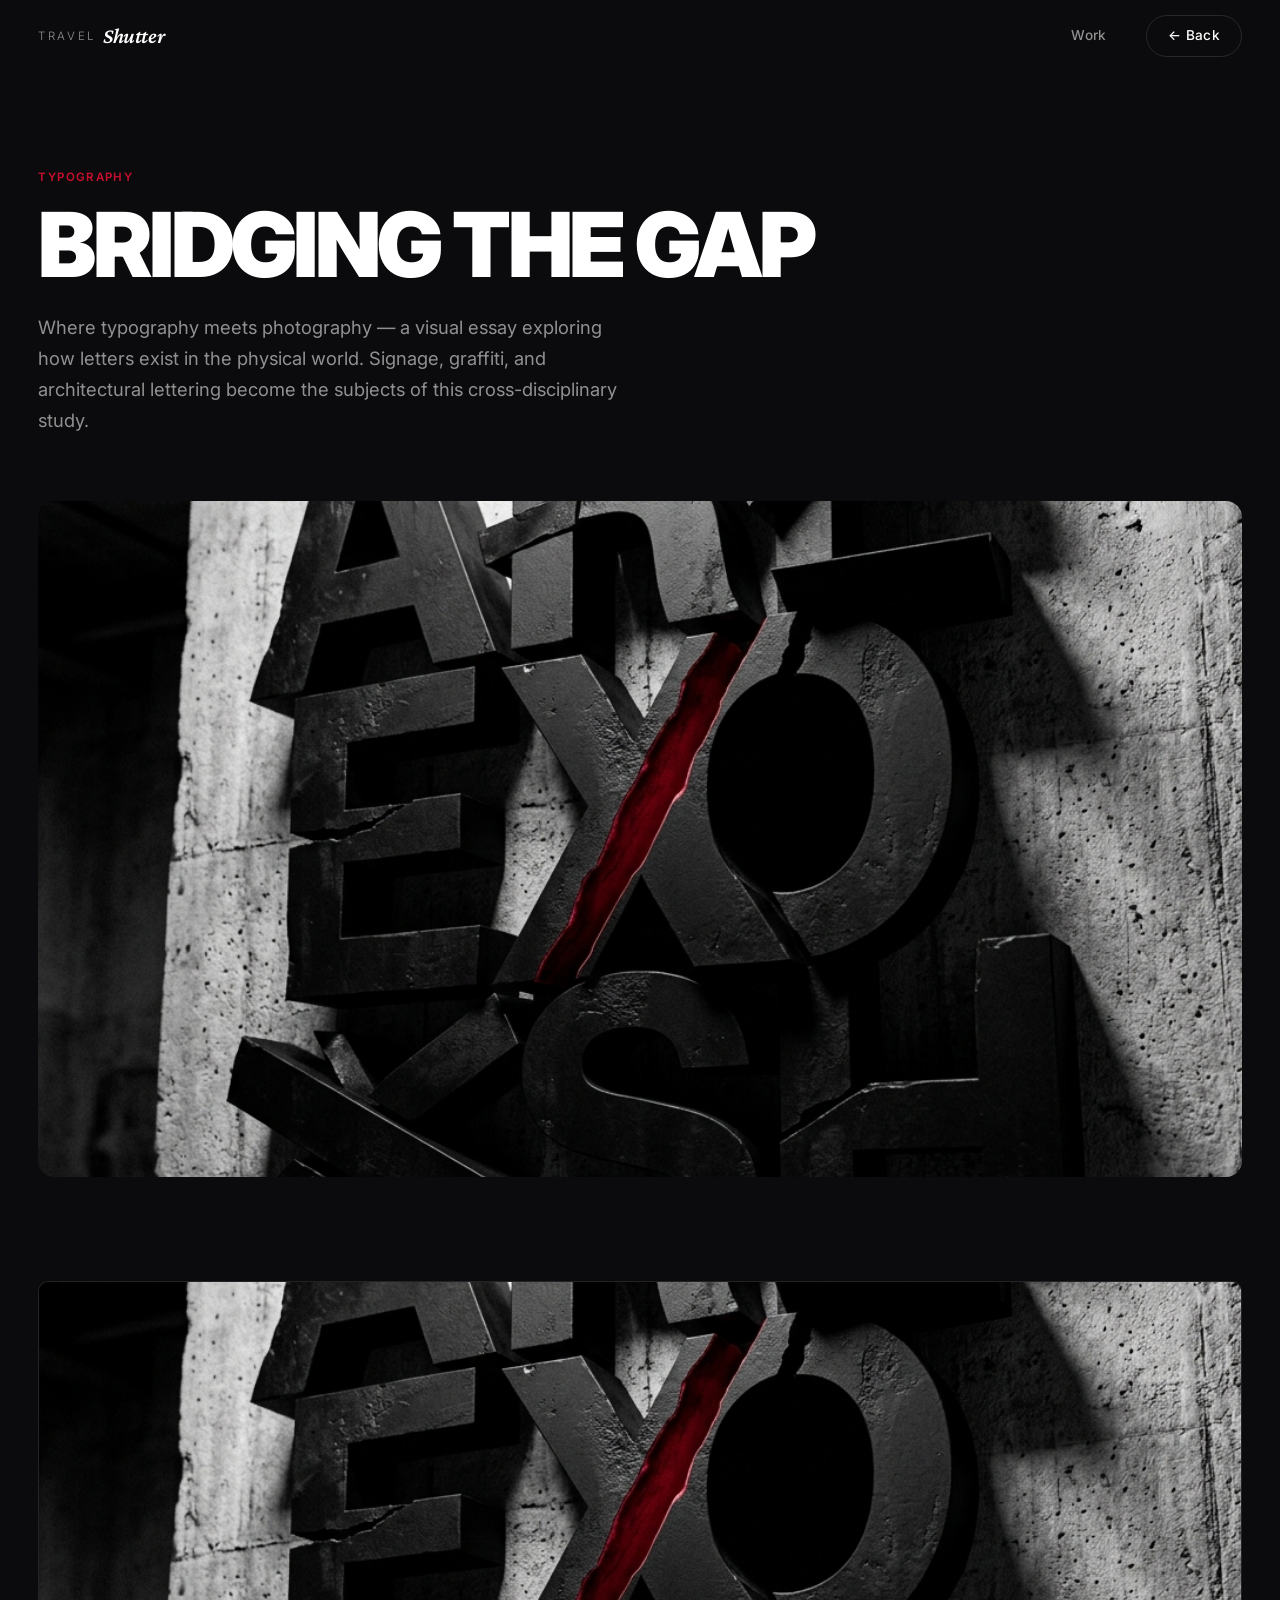
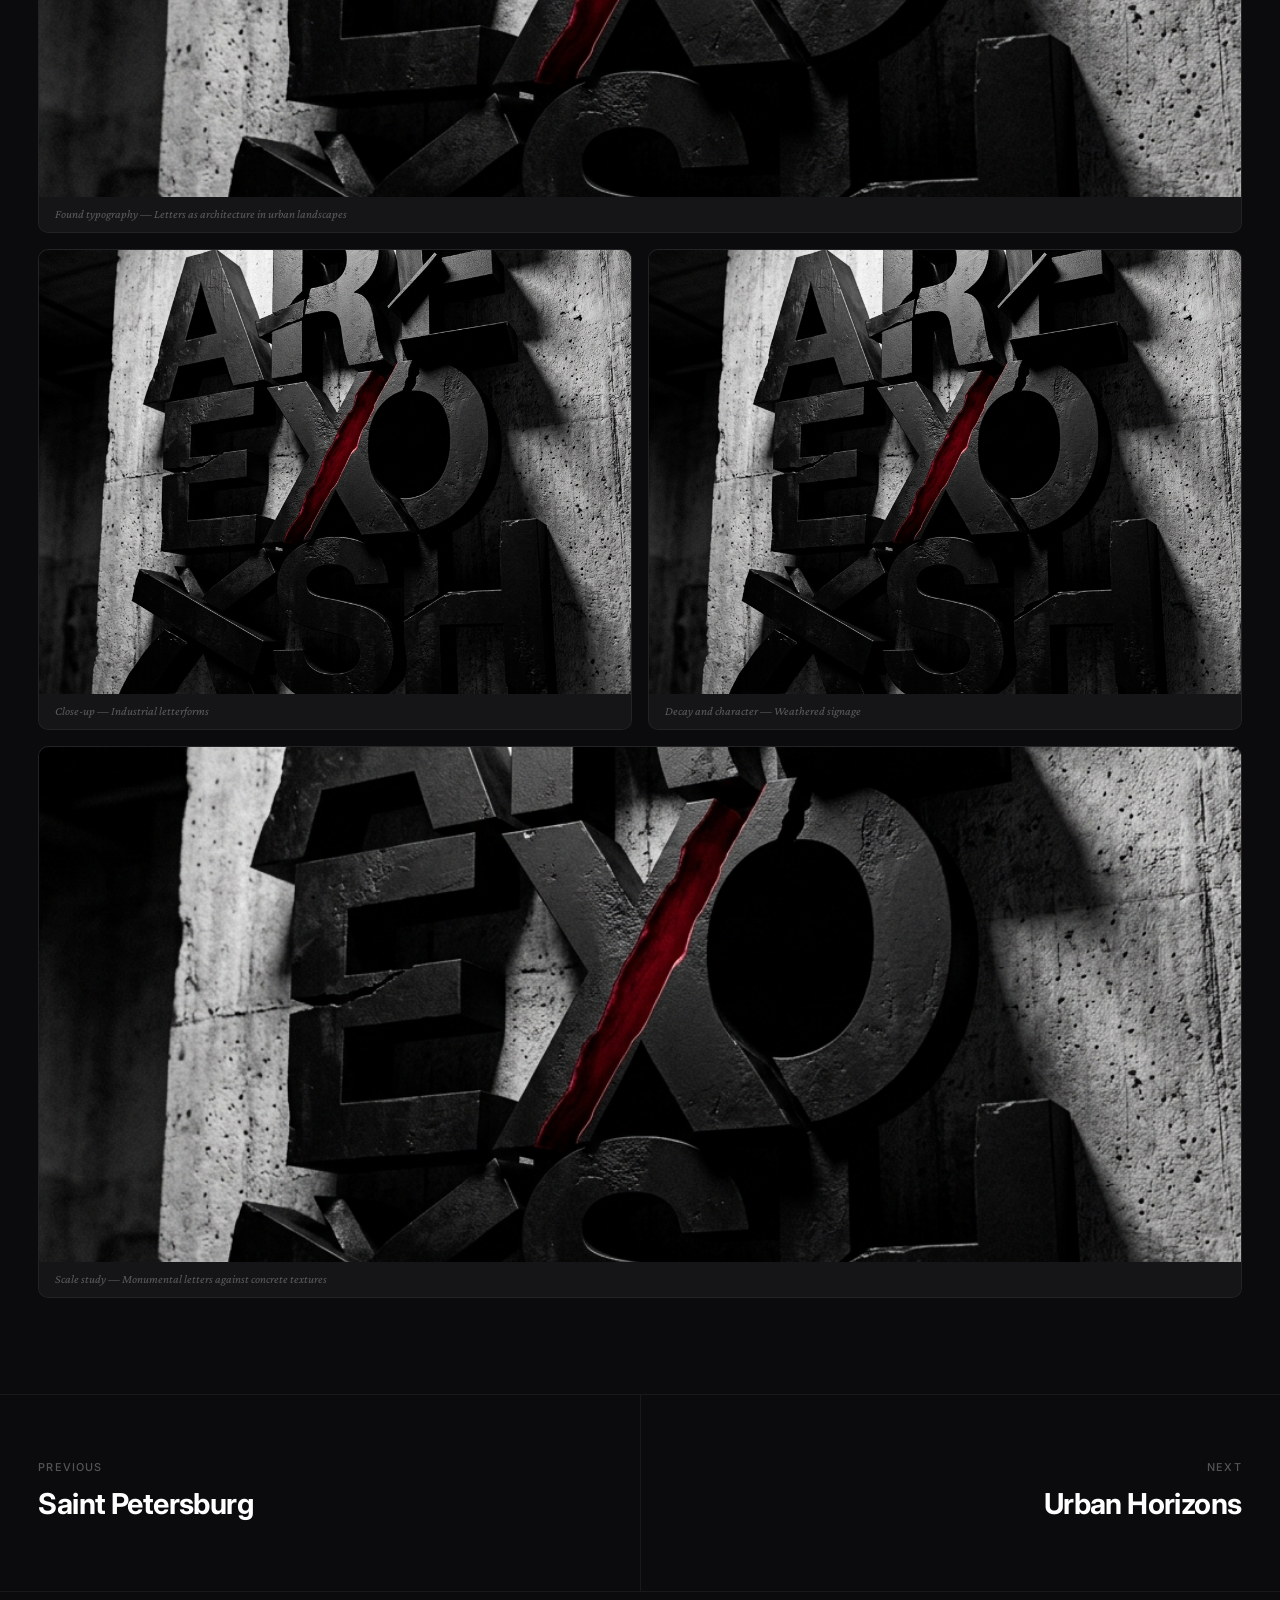
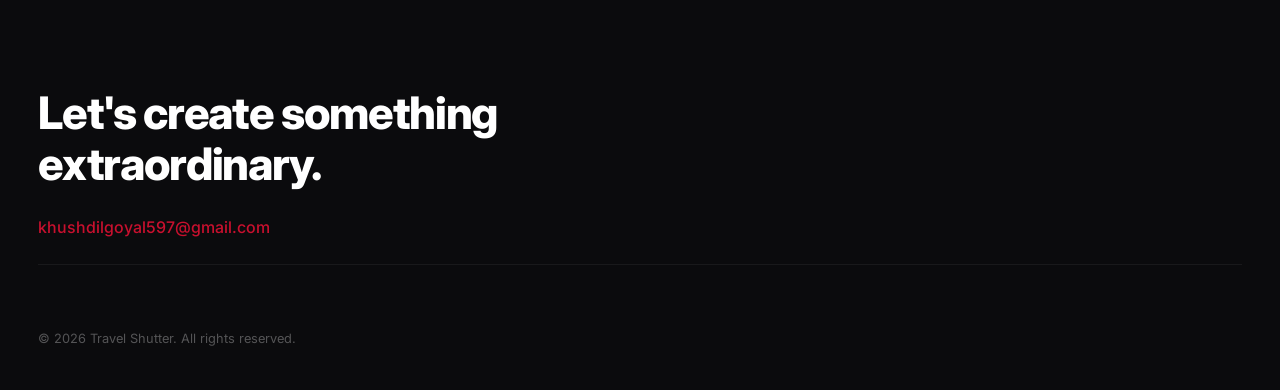
<file: project-bridging-the-gap.html>
<!DOCTYPE html>
<html lang="en">
<head>
  <meta charset="UTF-8">
  <meta name="viewport" content="width=device-width, initial-scale=1.0">
  <title>Bridging the Gap — Travel Shutter</title>
  <link rel="preconnect" href="https://fonts.googleapis.com">
  <link rel="preconnect" href="https://fonts.gstatic.com" crossorigin>
  <link href="https://fonts.googleapis.com/css2?family=Crimson+Pro:ital,wght@0,400;0,600;1,400;1,600&family=Inter:wght@300;400;500;600;700;800;900&display=swap" rel="stylesheet">
  <link rel="stylesheet" href="style.css">
  <link rel="stylesheet" href="project-detail.css">
</head>
<body>
  <header class="site-header" id="site-header">
    <div class="header-inner">
      <a href="/" class="logo" id="logo"><span class="logo-travel">Travel</span><span class="logo-shutter">Shutter</span></a>
      <nav class="header-nav" id="header-nav">
        <a href="/#work" class="nav-link">Work</a>
        <a href="/" class="nav-link contact-pill">← Back</a>
      </nav>
    </div>
  </header>
  <section class="project-hero">
    <div class="project-hero-inner">
      <p class="project-category-label">Typography</p>
      <h1 class="project-detail-title">Bridging the Gap</h1>
      <p class="project-description">Where typography meets photography — a visual essay exploring how letters exist in the physical world. Signage, graffiti, and architectural lettering become the subjects of this cross-disciplinary study.</p>
    </div>
    <div class="project-hero-image">
      <img src="assets/images/bridging-the-gap.png" alt="Bridging the Gap — Typography">
    </div>
  </section>
  <section class="project-gallery">
    <div class="gallery-grid">
      <div class="gallery-item gallery-wide">
        <img src="assets/images/bridging-the-gap.png" alt="Bridging the Gap — Full Width">
        <p class="gallery-caption">Found typography — Letters as architecture in urban landscapes</p>
      </div>
      <div class="gallery-item">
        <img src="assets/images/bridging-the-gap.png" alt="Bridging the Gap Detail 1">
        <p class="gallery-caption">Close-up — Industrial letterforms</p>
      </div>
      <div class="gallery-item">
        <img src="assets/images/bridging-the-gap.png" alt="Bridging the Gap Detail 2">
        <p class="gallery-caption">Decay and character — Weathered signage</p>
      </div>
      <div class="gallery-item gallery-wide">
        <img src="assets/images/bridging-the-gap.png" alt="Bridging the Gap — Panoramic">
        <p class="gallery-caption">Scale study — Monumental letters against concrete textures</p>
      </div>
    </div>
  </section>
  <section class="project-nav">
    <a href="project-saint-petersburg.html" class="project-nav-link prev">
      <span class="nav-label">Previous</span>
      <span class="nav-project-name">Saint Petersburg</span>
    </a>
    <a href="project-urban-horizons.html" class="project-nav-link next">
      <span class="nav-label">Next</span>
      <span class="nav-project-name">Urban Horizons</span>
    </a>
  </section>
  <footer class="site-footer" id="site-footer">
    <div class="footer-inner">
      <p class="footer-tagline">Let's create something extraordinary.</p>
      <a href="mailto:khushdilgoyal597@gmail.com" class="footer-email">khushdilgoyal597@gmail.com</a>
      <div class="footer-bottom">
        <span>&copy; 2026 Travel Shutter. All rights reserved.</span>
      </div>
    </div>
  </footer>
</body>
</html>
</file>
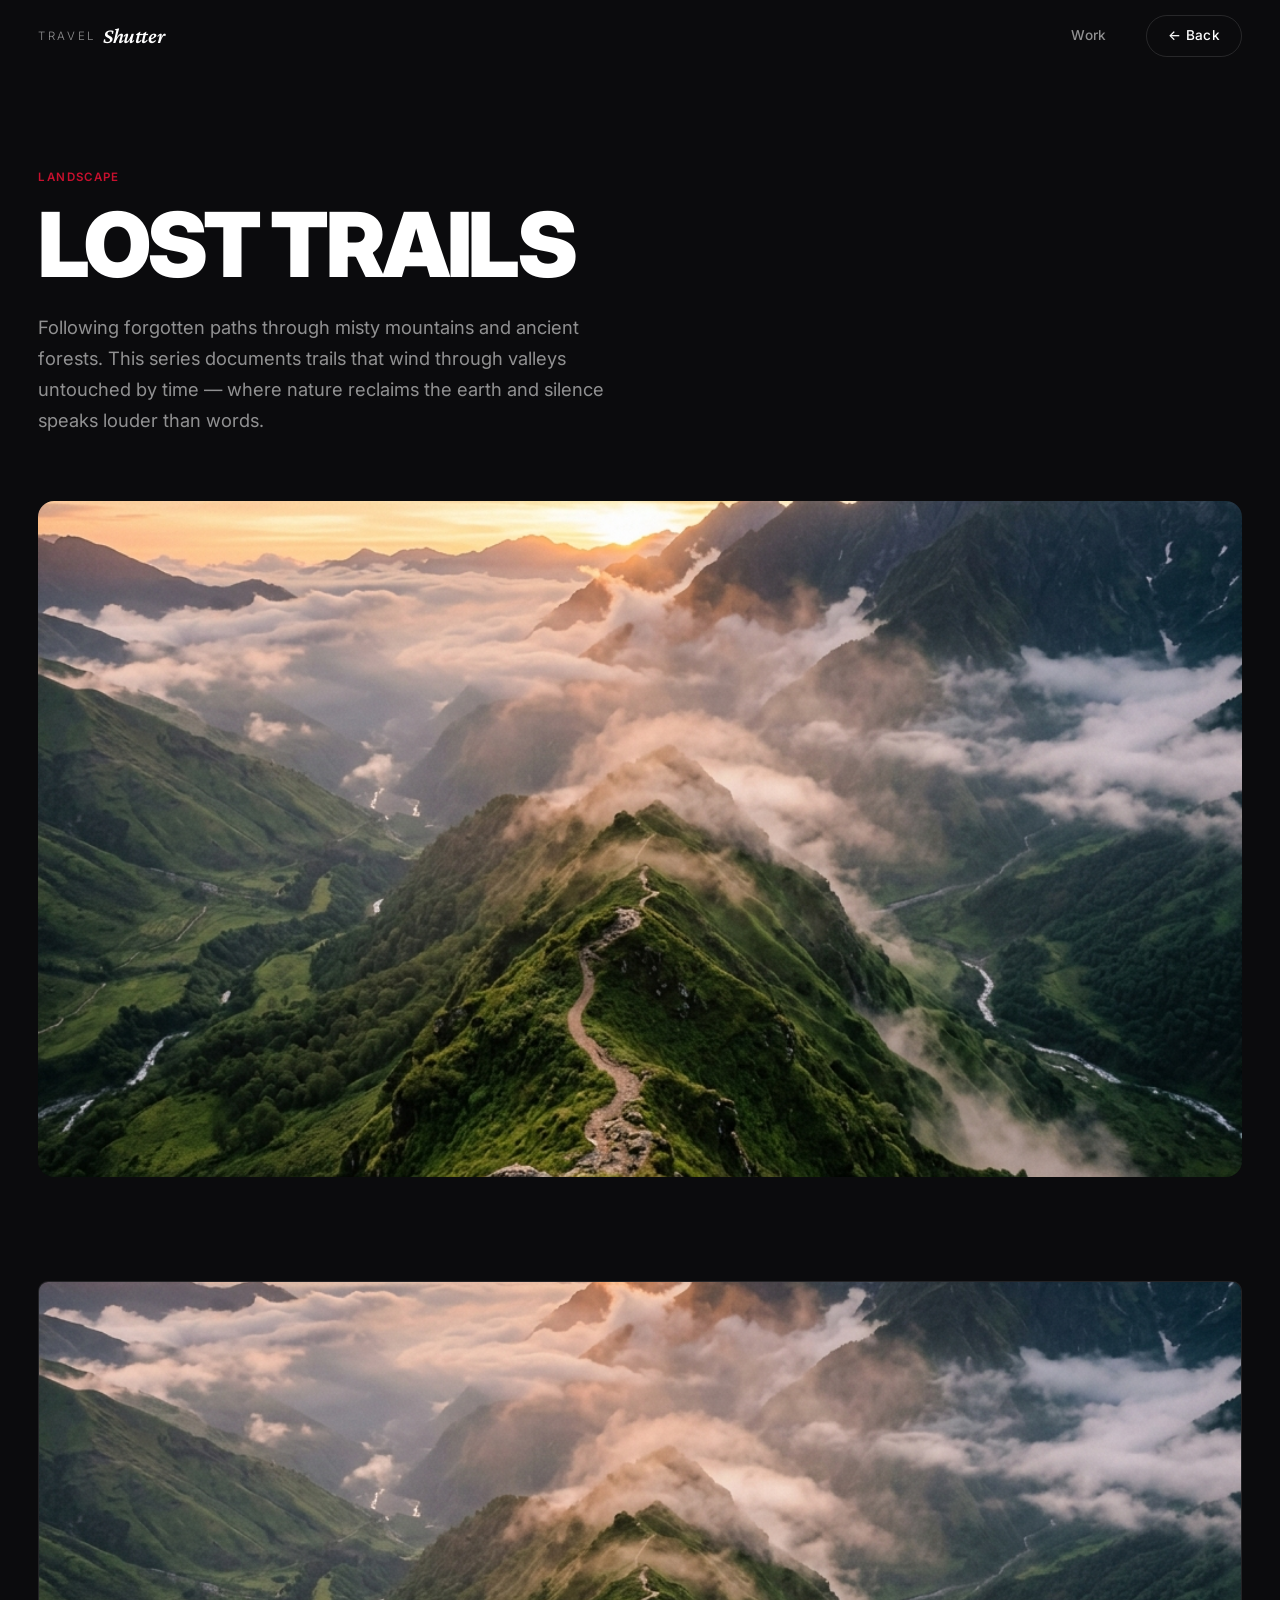
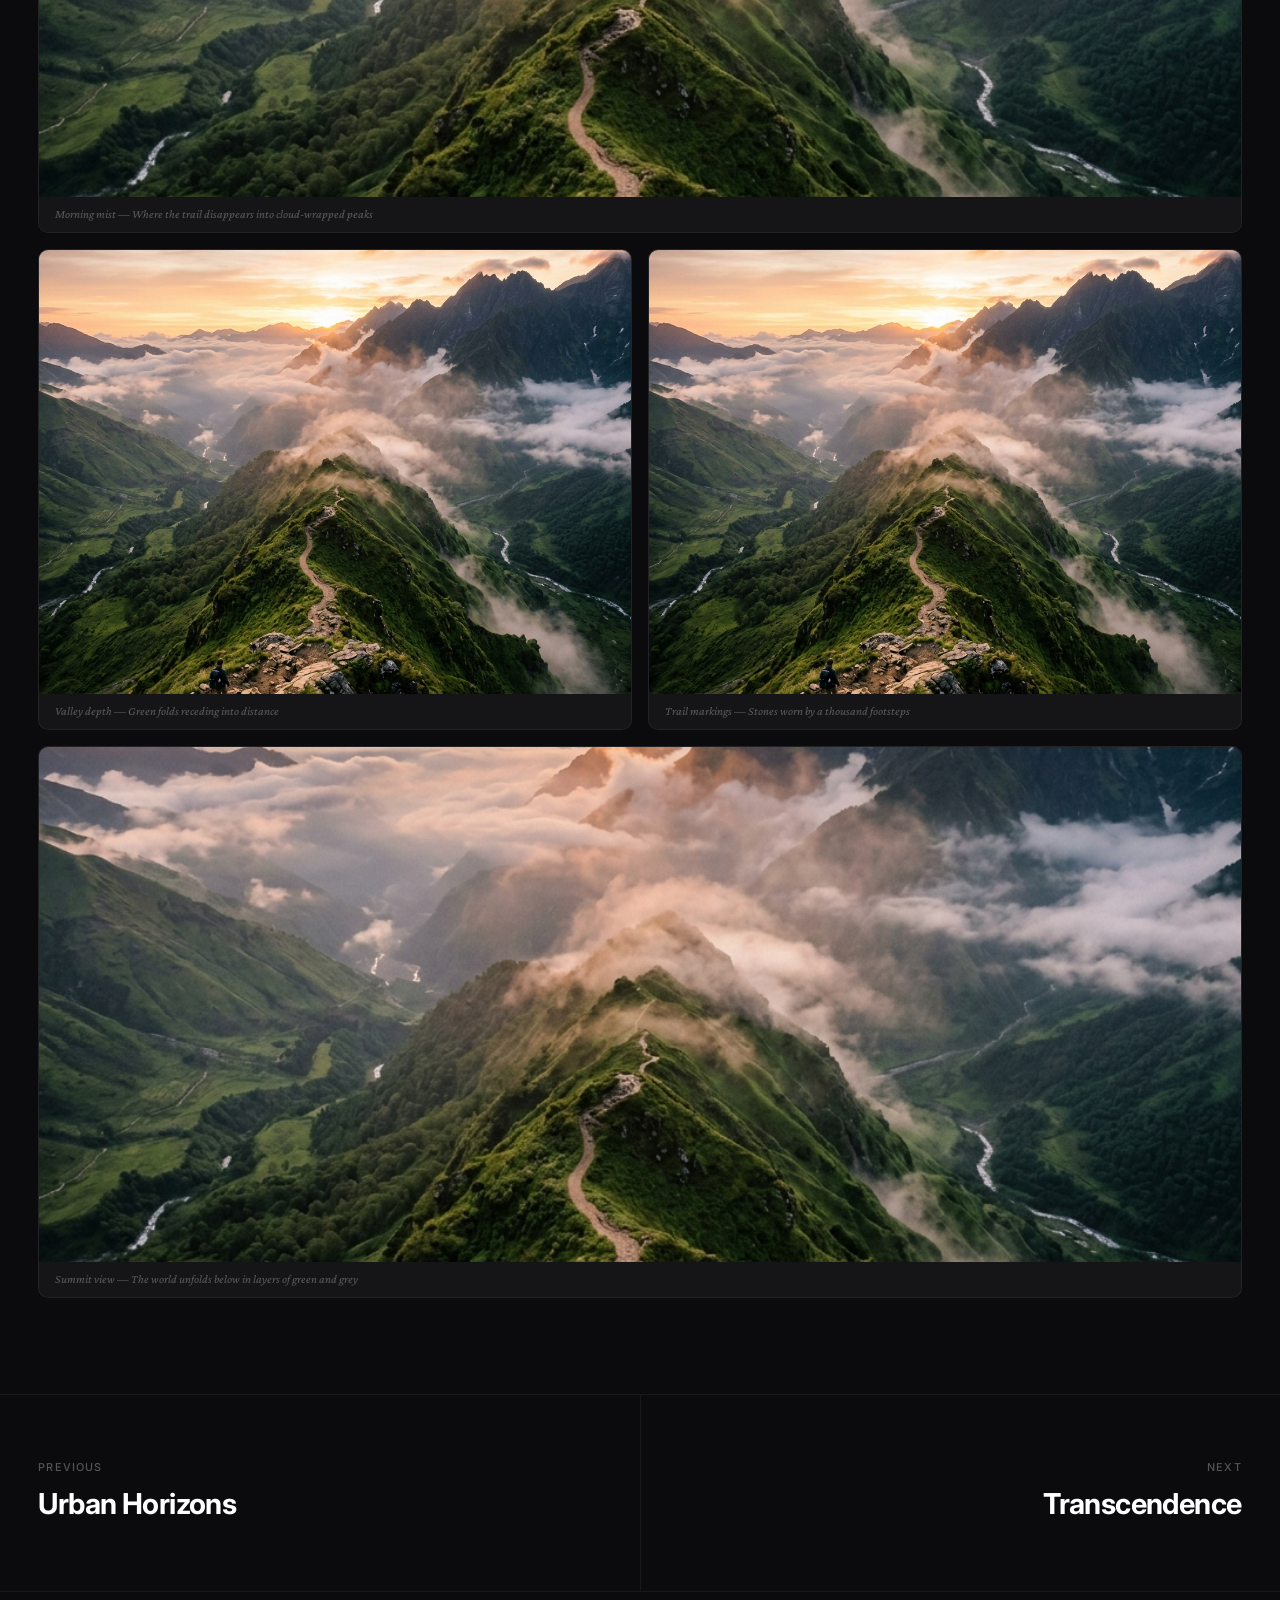
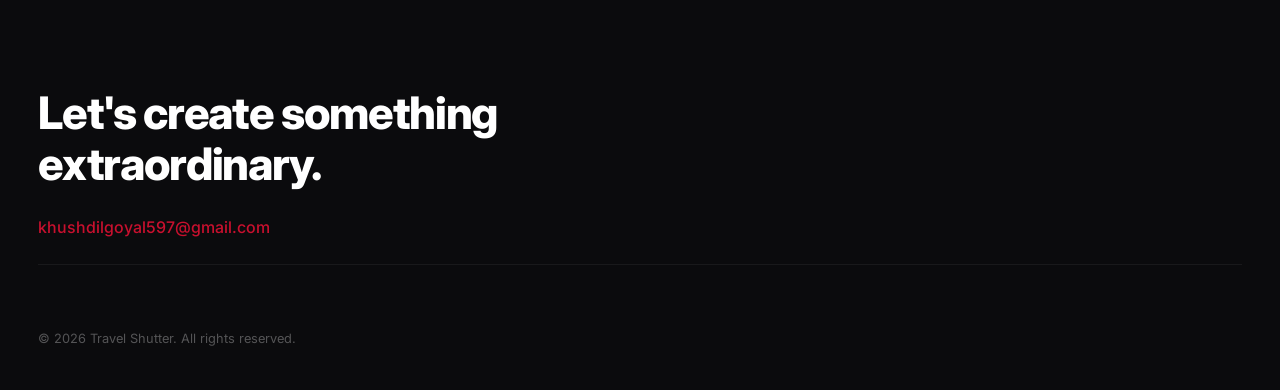
<file: project-lost-trails.html>
<!DOCTYPE html>
<html lang="en">
<head>
  <meta charset="UTF-8">
  <meta name="viewport" content="width=device-width, initial-scale=1.0">
  <title>Lost Trails — Travel Shutter</title>
  <link rel="preconnect" href="https://fonts.googleapis.com">
  <link rel="preconnect" href="https://fonts.gstatic.com" crossorigin>
  <link href="https://fonts.googleapis.com/css2?family=Crimson+Pro:ital,wght@0,400;0,600;1,400;1,600&family=Inter:wght@300;400;500;600;700;800;900&display=swap" rel="stylesheet">
  <link rel="stylesheet" href="style.css">
  <link rel="stylesheet" href="project-detail.css">
</head>
<body>
  <header class="site-header" id="site-header">
    <div class="header-inner">
      <a href="/" class="logo" id="logo"><span class="logo-travel">Travel</span><span class="logo-shutter">Shutter</span></a>
      <nav class="header-nav" id="header-nav">
        <a href="/#work" class="nav-link">Work</a>
        <a href="/" class="nav-link contact-pill">← Back</a>
      </nav>
    </div>
  </header>
  <section class="project-hero">
    <div class="project-hero-inner">
      <p class="project-category-label">Landscape</p>
      <h1 class="project-detail-title">Lost Trails</h1>
      <p class="project-description">Following forgotten paths through misty mountains and ancient forests. This series documents trails that wind through valleys untouched by time — where nature reclaims the earth and silence speaks louder than words.</p>
    </div>
    <div class="project-hero-image">
      <img src="assets/images/lost-trails.png" alt="Lost Trails — Landscape">
    </div>
  </section>
  <section class="project-gallery">
    <div class="gallery-grid">
      <div class="gallery-item gallery-wide">
        <img src="assets/images/lost-trails.png" alt="Lost Trails — Panoramic">
        <p class="gallery-caption">Morning mist — Where the trail disappears into cloud-wrapped peaks</p>
      </div>
      <div class="gallery-item">
        <img src="assets/images/lost-trails.png" alt="Lost Trails Detail 1">
        <p class="gallery-caption">Valley depth — Green folds receding into distance</p>
      </div>
      <div class="gallery-item">
        <img src="assets/images/lost-trails.png" alt="Lost Trails Detail 2">
        <p class="gallery-caption">Trail markings — Stones worn by a thousand footsteps</p>
      </div>
      <div class="gallery-item gallery-wide">
        <img src="assets/images/lost-trails.png" alt="Lost Trails — Wide">
        <p class="gallery-caption">Summit view — The world unfolds below in layers of green and grey</p>
      </div>
    </div>
  </section>
  <section class="project-nav">
    <a href="project-urban-horizons.html" class="project-nav-link prev">
      <span class="nav-label">Previous</span>
      <span class="nav-project-name">Urban Horizons</span>
    </a>
    <a href="project-transcendence.html" class="project-nav-link next">
      <span class="nav-label">Next</span>
      <span class="nav-project-name">Transcendence</span>
    </a>
  </section>
  <footer class="site-footer" id="site-footer">
    <div class="footer-inner">
      <p class="footer-tagline">Let's create something extraordinary.</p>
      <a href="mailto:khushdilgoyal597@gmail.com" class="footer-email">khushdilgoyal597@gmail.com</a>
      <div class="footer-bottom">
        <span>&copy; 2026 Travel Shutter. All rights reserved.</span>
      </div>
    </div>
  </footer>
</body>
</html>
</file>
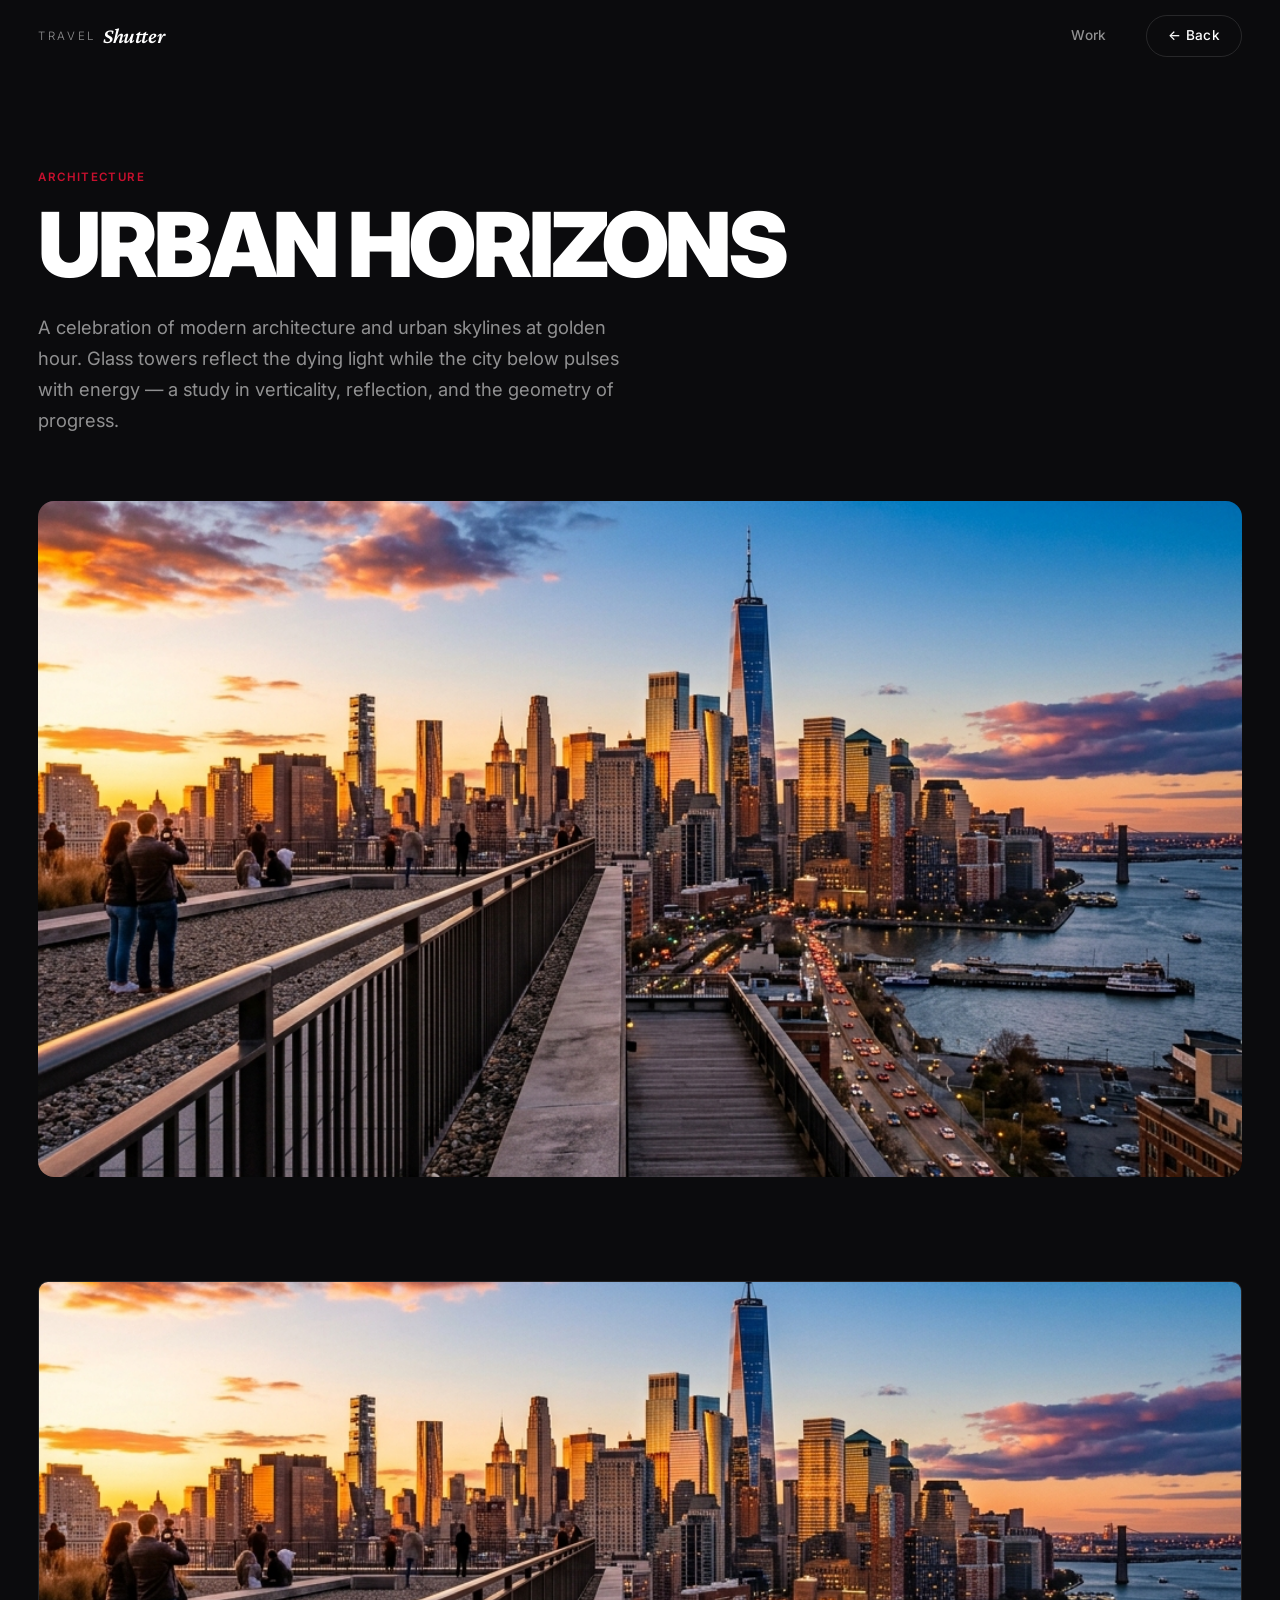
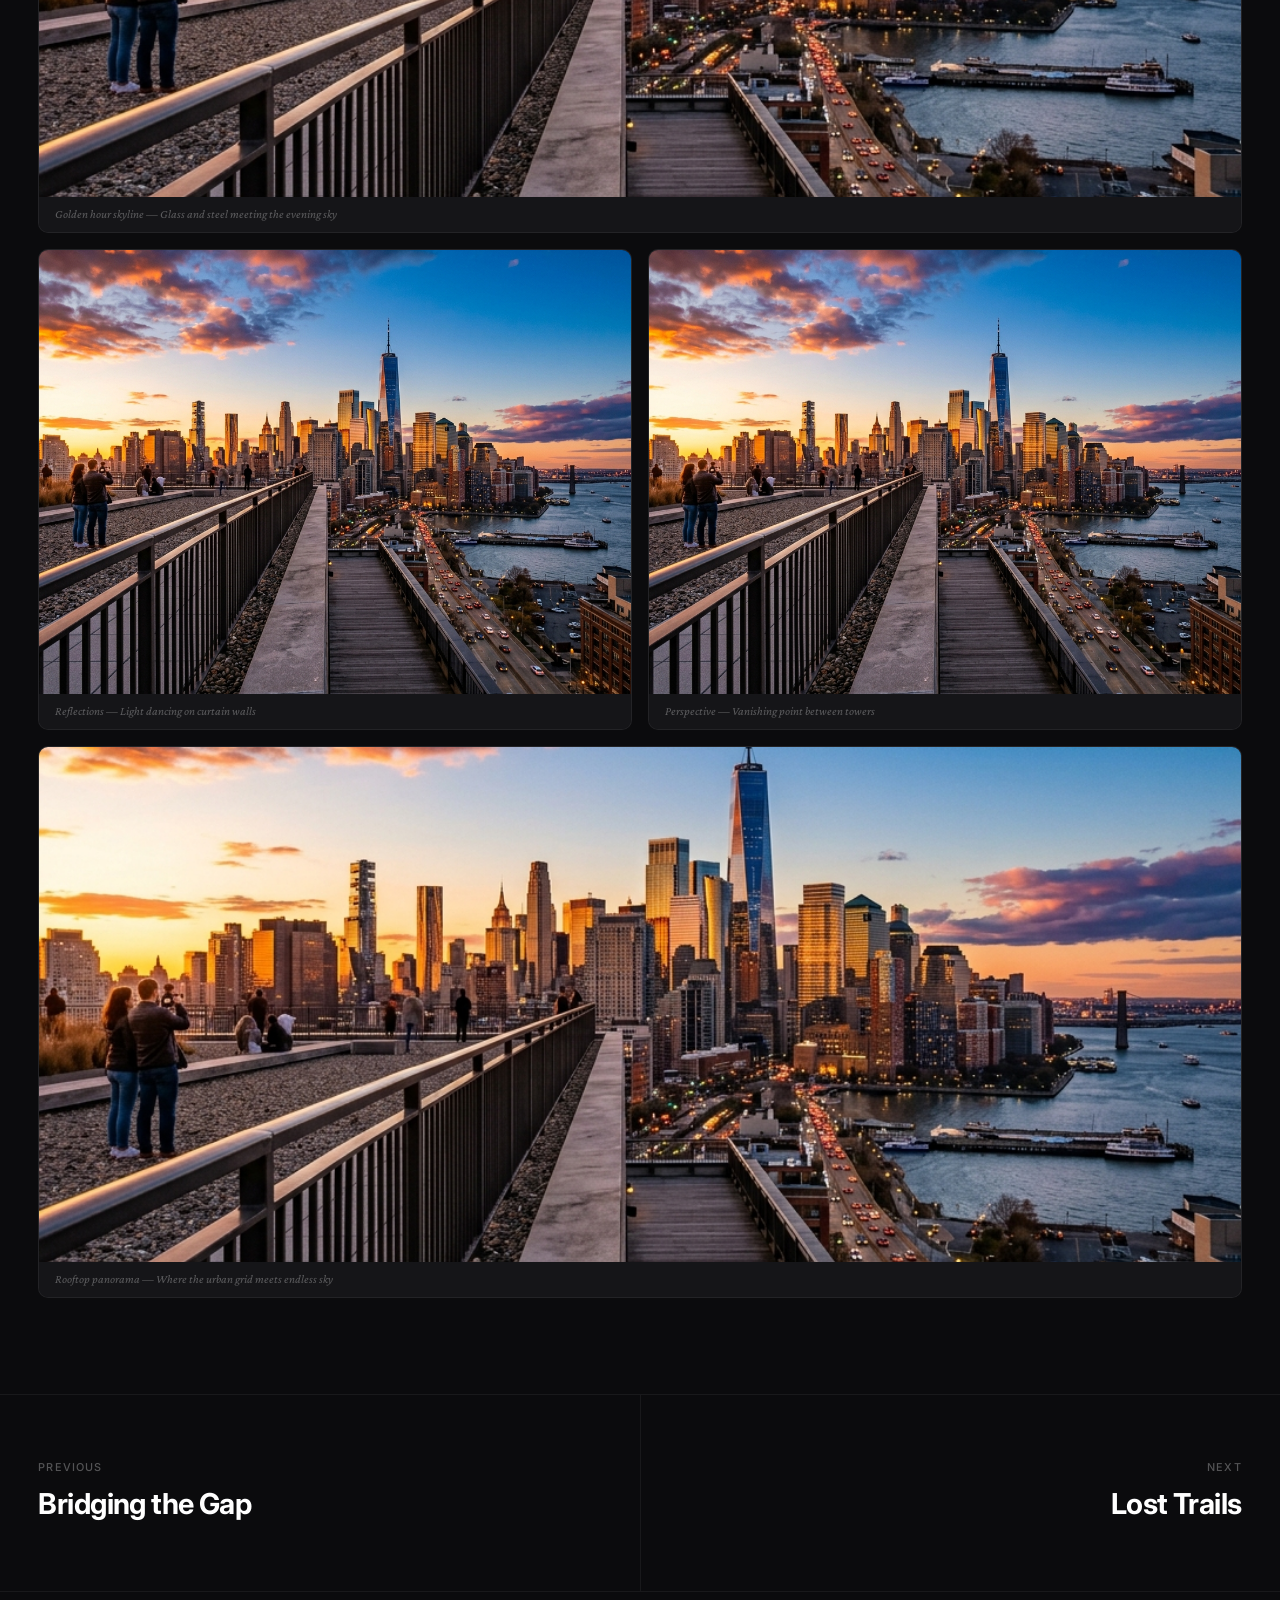
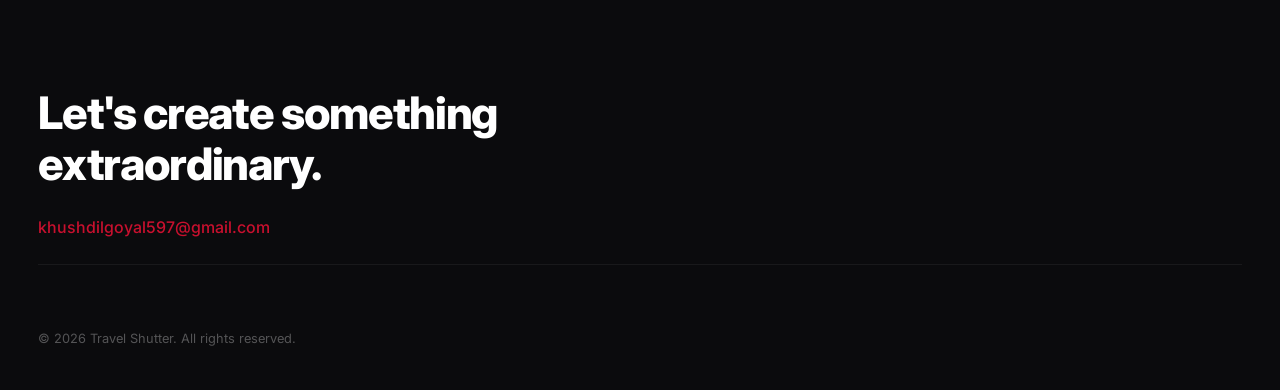
<file: project-urban-horizons.html>
<!DOCTYPE html>
<html lang="en">
<head>
  <meta charset="UTF-8">
  <meta name="viewport" content="width=device-width, initial-scale=1.0">
  <title>Urban Horizons — Travel Shutter</title>
  <link rel="preconnect" href="https://fonts.googleapis.com">
  <link rel="preconnect" href="https://fonts.gstatic.com" crossorigin>
  <link href="https://fonts.googleapis.com/css2?family=Crimson+Pro:ital,wght@0,400;0,600;1,400;1,600&family=Inter:wght@300;400;500;600;700;800;900&display=swap" rel="stylesheet">
  <link rel="stylesheet" href="style.css">
  <link rel="stylesheet" href="project-detail.css">
</head>
<body>
  <header class="site-header" id="site-header">
    <div class="header-inner">
      <a href="/" class="logo" id="logo"><span class="logo-travel">Travel</span><span class="logo-shutter">Shutter</span></a>
      <nav class="header-nav" id="header-nav">
        <a href="/#work" class="nav-link">Work</a>
        <a href="/" class="nav-link contact-pill">← Back</a>
      </nav>
    </div>
  </header>
  <section class="project-hero">
    <div class="project-hero-inner">
      <p class="project-category-label">Architecture</p>
      <h1 class="project-detail-title">Urban Horizons</h1>
      <p class="project-description">A celebration of modern architecture and urban skylines at golden hour. Glass towers reflect the dying light while the city below pulses with energy — a study in verticality, reflection, and the geometry of progress.</p>
    </div>
    <div class="project-hero-image">
      <img src="assets/images/urban-horizons.png" alt="Urban Horizons — Architecture">
    </div>
  </section>
  <section class="project-gallery">
    <div class="gallery-grid">
      <div class="gallery-item gallery-wide">
        <img src="assets/images/urban-horizons.png" alt="Urban Horizons — Skyline">
        <p class="gallery-caption">Golden hour skyline — Glass and steel meeting the evening sky</p>
      </div>
      <div class="gallery-item">
        <img src="assets/images/urban-horizons.png" alt="Urban Horizons Detail 1">
        <p class="gallery-caption">Reflections — Light dancing on curtain walls</p>
      </div>
      <div class="gallery-item">
        <img src="assets/images/urban-horizons.png" alt="Urban Horizons Detail 2">
        <p class="gallery-caption">Perspective — Vanishing point between towers</p>
      </div>
      <div class="gallery-item gallery-wide">
        <img src="assets/images/urban-horizons.png" alt="Urban Horizons — Panoramic">
        <p class="gallery-caption">Rooftop panorama — Where the urban grid meets endless sky</p>
      </div>
    </div>
  </section>
  <section class="project-nav">
    <a href="project-bridging-the-gap.html" class="project-nav-link prev">
      <span class="nav-label">Previous</span>
      <span class="nav-project-name">Bridging the Gap</span>
    </a>
    <a href="project-lost-trails.html" class="project-nav-link next">
      <span class="nav-label">Next</span>
      <span class="nav-project-name">Lost Trails</span>
    </a>
  </section>
  <footer class="site-footer" id="site-footer">
    <div class="footer-inner">
      <p class="footer-tagline">Let's create something extraordinary.</p>
      <a href="mailto:khushdilgoyal597@gmail.com" class="footer-email">khushdilgoyal597@gmail.com</a>
      <div class="footer-bottom">
        <span>&copy; 2026 Travel Shutter. All rights reserved.</span>
      </div>
    </div>
  </footer>
</body>
</html>
</file>
<file: style.css>
/* ═══════════════════════════════════════════════════════════════
   Maya — Product Designer · Design System & Styles
   ═══════════════════════════════════════════════════════════════ */

/* ── Design Tokens ────────────────────────────────────────────── */
:root {
  /* Palette */
  --bg:          #0B0B0D;
  --bg-elevated: #111114;
  --bg-card:     #151518;
  --surface:     #1A1A1F;
  --border:      rgba(255, 255, 255, 0.06);
  --border-hover:rgba(255, 255, 255, 0.12);

  --text-primary:   #FFFFFF;
  --text-secondary: rgba(255, 255, 255, 0.55);
  --text-tertiary:  rgba(255, 255, 255, 0.3);
  --accent:         #C8102E;
  --accent-glow:    rgba(200, 16, 46, 0.25);

  /* Typography */
  --font-sans:  'Inter', -apple-system, BlinkMacSystemFont, 'Segoe UI', sans-serif;
  --font-serif: 'Crimson Pro', 'Georgia', serif;

  /* Spacing */
  --space-xs:  0.25rem;
  --space-sm:  0.5rem;
  --space-md:  1rem;
  --space-lg:  1.5rem;
  --space-xl:  2.5rem;
  --space-2xl: 4rem;
  --space-3xl: 6rem;

  /* Layout */
  --header-h:  72px;
  --gutter:    clamp(1rem, 3vw, 2.5rem);
  --max-width: 1440px;

  /* Motion */
  --ease-out-expo: cubic-bezier(0.16, 1, 0.3, 1);
  --ease-out-quart: cubic-bezier(0.25, 1, 0.5, 1);
  --duration-fast:  0.2s;
  --duration-med:   0.45s;
  --duration-slow:  0.8s;

  /* Radius */
  --radius-sm: 6px;
  --radius-md: 10px;
  --radius-lg: 16px;
  --radius-pill: 100px;
}

/* ── Reset ────────────────────────────────────────────────────── */
*, *::before, *::after {
  margin: 0;
  padding: 0;
  box-sizing: border-box;
}

html {
  font-size: 16px;
  -webkit-font-smoothing: antialiased;
  -moz-osx-font-smoothing: grayscale;
}

body {
  font-family: var(--font-sans);
  background: var(--bg);
  color: var(--text-primary);
  line-height: 1.6;
  overflow-x: hidden;
}

a {
  color: inherit;
  text-decoration: none;
}

img {
  display: block;
  max-width: 100%;
  height: auto;
}

button {
  font-family: inherit;
  cursor: pointer;
  border: none;
  background: none;
  color: inherit;
}

/* ── Loading Screen ───────────────────────────────────────────── */
.loader {
  position: fixed;
  inset: 0;
  z-index: 10000;
  background: var(--bg);
  display: flex;
  flex-direction: column;
  align-items: center;
  justify-content: center;
  gap: var(--space-lg);
  transition: opacity 0.6s var(--ease-out-expo), visibility 0.6s;
}

.loader.hidden {
  opacity: 0;
  visibility: hidden;
  pointer-events: none;
}

.loader-text {
  font-size: 0.75rem;
  letter-spacing: 0.15em;
  text-transform: uppercase;
  color: var(--text-secondary);
}

.loader-bar-track {
  width: 200px;
  height: 2px;
  background: var(--surface);
  border-radius: 2px;
  overflow: hidden;
}

.loader-bar-fill {
  height: 100%;
  width: 0%;
  background: var(--accent);
  border-radius: 2px;
  transition: width 0.15s linear;
}

/* ── Header ───────────────────────────────────────────────────── */
.site-header {
  position: fixed;
  top: 0;
  left: 0;
  right: 0;
  z-index: 1000;
  height: var(--header-h);
  display: flex;
  align-items: center;
  padding: 0 var(--gutter);
  mix-blend-mode: difference;
}

.header-inner {
  width: 100%;
  max-width: var(--max-width);
  margin: 0 auto;
  display: flex;
  align-items: center;
  justify-content: space-between;
}

.logo {
  font-size: 1.25rem;
  font-weight: 700;
  letter-spacing: -0.02em;
  transition: transform var(--duration-med) var(--ease-out-expo),
              text-shadow var(--duration-med);
  display: flex;
  align-items: center;
  gap: 0.4rem;
  cursor: pointer;
  position: relative;
}

.logo::after {
  content: '';
  position: absolute;
  bottom: -4px;
  left: 0;
  width: 0;
  height: 2px;
  background: var(--accent);
  border-radius: 2px;
  transition: width var(--duration-med) var(--ease-out-expo);
}

.logo:hover::after {
  width: 100%;
}

.logo:hover {
  transform: scale(1.05);
  text-shadow: 0 0 20px var(--accent-glow);
}

.logo-travel {
  font-family: var(--font-sans);
  font-weight: 300;
  font-size: 0.72rem;
  letter-spacing: 0.22em;
  text-transform: uppercase;
  color: var(--text-secondary);
  transition: color var(--duration-med) var(--ease-out-expo),
              letter-spacing var(--duration-med) var(--ease-out-expo);
}

.logo:hover .logo-travel {
  color: var(--text-primary);
  letter-spacing: 0.3em;
}

.logo-shutter {
  font-family: var(--font-serif);
  font-style: italic;
  font-weight: 600;
  font-size: 1.35rem;
  color: var(--text-primary);
  position: relative;
  transition: color var(--duration-med) var(--ease-out-expo);
}

.logo:hover .logo-shutter {
  color: var(--accent);
}

.header-nav {
  display: flex;
  align-items: center;
  gap: var(--space-xl);
}

.nav-link {
  font-size: 0.85rem;
  font-weight: 500;
  letter-spacing: 0.02em;
  color: var(--text-secondary);
  transition: color var(--duration-fast);
}

.nav-link:hover {
  color: var(--text-primary);
}

.contact-pill {
  padding: 0.55rem 1.3rem;
  border: 1px solid var(--border-hover);
  border-radius: var(--radius-pill);
  color: var(--text-primary);
  font-weight: 500;
  transition: background var(--duration-med) var(--ease-out-expo),
              border-color var(--duration-med) var(--ease-out-expo);
}

.contact-pill:hover {
  background: rgba(255, 255, 255, 0.06);
  border-color: rgba(255, 255, 255, 0.2);
}

/* ── Hero Section ─────────────────────────────────────────────── */
.hero {
  position: relative;
  width: 100%;
  height: 100vh;
  overflow: hidden;
}

.hero-bg-image {
  position: absolute;
  top: 0;
  left: 0;
  width: 100%;
  height: 100%;
  display: block;
  object-fit: cover;
  object-position: center center;
  /* Sharpen rendering */
  image-rendering: -webkit-optimize-contrast;
  image-rendering: crisp-edges;
  /* Invert + slight warm tone for dark theme */
  filter: invert(1) contrast(1.05) brightness(0.95);
}

.hero-overlay {
  position: absolute;
  inset: 0;
  display: flex;
  flex-direction: column;
  justify-content: flex-end;
  padding: 0 var(--gutter) var(--space-2xl);
  pointer-events: none;
  z-index: 2;
  /* Gradient for text readability */
  background: linear-gradient(
    to bottom,
    rgba(11, 11, 13, 0.2) 0%,
    rgba(11, 11, 13, 0.4) 50%,
    rgba(11, 11, 13, 0.85) 100%
  );
}

.hero-content {
  max-width: var(--max-width);
  margin: 0 auto;
  width: 100%;
  display: flex;
  align-items: flex-end;
  justify-content: space-between;
  gap: var(--space-xl);
}

.hero-text-block {
  display: flex;
  flex-direction: column;
}

.hero-subtitle {
  font-family: var(--font-serif);
  font-style: italic;
  font-size: clamp(1rem, 2vw, 1.5rem);
  font-weight: 400;
  color: var(--text-secondary);
  margin-bottom: var(--space-xs);
  line-height: 1.2;
  opacity: 0;
  transform: translateY(20px);
  animation: fadeUp 0.8s var(--ease-out-expo) 0.3s forwards;
}

.hero-title {
  font-family: var(--font-sans);
  font-size: clamp(2.8rem, 8vw, 7.5rem);
  font-weight: 900;
  letter-spacing: -0.04em;
  line-height: 0.95;
  text-transform: uppercase;
  opacity: 0;
  transform: translateY(30px);
  animation: fadeUp 1s var(--ease-out-expo) 0.5s forwards;
}

.hero-services {
  display: grid;
  grid-template-columns: 1fr 1fr;
  gap: var(--space-xs) var(--space-xl);
  padding-bottom: 0.5rem;
  opacity: 0;
  transform: translateY(20px);
  animation: fadeUp 0.8s var(--ease-out-expo) 0.7s forwards;
}

.service-item {
  font-size: 0.8rem;
  font-weight: 400;
  letter-spacing: 0.02em;
  color: var(--text-secondary);
  white-space: nowrap;
  position: relative;
  padding-left: var(--space-md);
}

.service-item::before {
  content: '';
  position: absolute;
  left: 0;
  top: 50%;
  width: 4px;
  height: 4px;
  border-radius: 50%;
  background: var(--accent);
  transform: translateY(-50%);
}

@keyframes fadeUp {
  to {
    opacity: 1;
    transform: translateY(0);
  }
}

/* ── Showcase Image Section ──────────────────────────────────── */
.showcase-section {
  position: relative;
  z-index: 5;
  background: var(--bg);
  padding: 0 var(--gutter);
}

.showcase-inner {
  max-width: var(--max-width);
  margin: 0 auto;
}

.showcase-image-wrap {
  width: 100%;
  border-radius: var(--radius-lg);
  overflow: hidden;
  position: relative;
}

.showcase-image {
  width: 100%;
  height: auto;
  display: block;
  object-fit: cover;
  object-position: center center;
  /* Desktop: cinematic wide aspect ratio */
  aspect-ratio: 21 / 9;
  transition: transform var(--duration-slow) var(--ease-out-expo);
}

.showcase-image-wrap:hover .showcase-image {
  transform: scale(1.02);
}

/* ── About Section ────────────────────────────────────────────── */
.about-section {
  position: relative;
  z-index: 5;
  background: var(--bg);
  padding: var(--space-3xl) var(--gutter);
}

.about-inner {
  max-width: var(--max-width);
  margin: 0 auto;
}

.about-layout-with-image {
  display: grid;
  grid-template-columns: 1fr;
  gap: var(--space-2xl);
  align-items: center;
}

@media (min-width: 900px) {
  .about-layout-with-image {
    grid-template-columns: 1fr 1.8fr;
    gap: var(--space-3xl);
  }
}

.about-image-wrapper {
  width: 100%;
  aspect-ratio: 4 / 5;
  border-radius: var(--radius-lg);
  overflow: hidden;
  position: relative;
}

.about-portrait-img {
  width: 100%;
  height: 100%;
  object-fit: cover;
  object-position: center;
  transition: transform var(--duration-fast);
}

.about-content-wrapper {
  display: flex;
  flex-direction: column;
  justify-content: center;
  gap: var(--space-2xl);
}

.about-pull-quote {
  font-family: var(--font-serif);
  font-size: clamp(2.2rem, 4.5vw, 4rem);
  line-height: 1.1;
  font-weight: 300;
  font-style: italic;
  letter-spacing: -0.02em;
  background: linear-gradient(135deg, #ffffff 30%, #888888 100%);
  -webkit-background-clip: text;
  background-clip: text;
  -webkit-text-fill-color: transparent;
  color: var(--text-primary); /* Fallback */
}

.about-details {
  display: flex;
  flex-direction: column;
}

.about-text {
  font-size: 1.05rem;
  line-height: 1.7;
  color: var(--text-secondary);
  display: flex;
  flex-direction: column;
  gap: var(--space-md);
  font-weight: 400;
}

.about-text p {
  opacity: 0.9;
}

.text-highlight {
  color: var(--text-primary);
  font-weight: 500;
}

.about-stats {
  display: grid;
  grid-template-columns: 1fr 1fr;
  gap: var(--space-xl);
  margin-top: var(--space-xl);
  padding-top: var(--space-lg);
  border-top: 1px solid var(--border);
}

.stat-item {
  display: flex;
  flex-direction: column;
  gap: var(--space-xs);
}

.stat-value {
  font-family: var(--font-sans);
  font-size: 1.4rem;
  font-weight: 700;
  color: var(--text-primary);
  letter-spacing: -0.01em;
}

.stat-label {
  font-size: 0.75rem;
  text-transform: uppercase;
  letter-spacing: 0.08em;
  color: var(--text-tertiary);
}


/* ── Selected Work Section ────────────────────────────────────── */
.work-section {
  position: relative;
  z-index: 5;
  background: var(--bg);
  padding: var(--space-xl) var(--gutter) var(--space-3xl);
  min-height: 100vh;
}

.work-header {
  max-width: var(--max-width);
  margin: 0 auto var(--space-2xl);
  display: flex;
  align-items: baseline;
  gap: var(--space-md);
}

.section-title {
  font-size: clamp(1.8rem, 4vw, 3rem);
  font-weight: 800;
  letter-spacing: -0.03em;
}

.work-count {
  font-size: 0.85rem;
  color: var(--text-tertiary);
  font-weight: 400;
}

.work-grid {
  max-width: var(--max-width);
  margin: 0 auto;
  display: grid;
  grid-template-columns: repeat(2, 1fr);
  gap: var(--space-lg);
}

.project-card-link {
  text-decoration: none;
  color: inherit;
  display: block;
}

/* ── Project Card ────────────────────────────── */
.project-card {
  position: relative;
  border-radius: var(--radius-lg);
  overflow: hidden;
  cursor: pointer;
  background: var(--bg-card);
  border: 1px solid var(--border);
  transition: border-color var(--duration-med) var(--ease-out-expo);
}

.project-card:hover {
  border-color: var(--border-hover);
}

.project-card-image-wrap {
  position: relative;
  width: 100%;
  aspect-ratio: 4 / 3;
  overflow: hidden;
}

.project-card-image {
  width: 100%;
  height: 100%;
  object-fit: cover;
  transition: transform var(--duration-slow) var(--ease-out-expo);
  will-change: transform;
}

.project-card:hover .project-card-image {
  transform: scale(1.08);
}

.project-card-info {
  padding: var(--space-lg) var(--space-lg) var(--space-lg);
  display: flex;
  align-items: center;
  justify-content: space-between;
}

.project-card-title {
  font-size: clamp(1rem, 1.8vw, 1.35rem);
  font-weight: 700;
  letter-spacing: -0.02em;
  line-height: 1.3;
}

.project-card-category {
  font-size: 0.75rem;
  font-weight: 400;
  color: var(--text-secondary);
  letter-spacing: 0.04em;
  text-transform: uppercase;
  white-space: nowrap;
}

.project-card-arrow {
  width: 36px;
  height: 36px;
  border-radius: 50%;
  border: 1px solid var(--border);
  display: flex;
  align-items: center;
  justify-content: center;
  flex-shrink: 0;
  transition: background var(--duration-med) var(--ease-out-expo),
              border-color var(--duration-med) var(--ease-out-expo),
              transform var(--duration-med) var(--ease-out-expo);
}

.project-card:hover .project-card-arrow {
  background: var(--accent);
  border-color: var(--accent);
  transform: rotate(-45deg);
}

.project-card-arrow svg {
  width: 14px;
  height: 14px;
  stroke: var(--text-secondary);
  transition: stroke var(--duration-med);
}

.project-card:hover .project-card-arrow svg {
  stroke: #fff;
}

/* ── Footer ───────────────────────────────────────────────────── */
.site-footer {
  position: relative;
  z-index: 5;
  background: var(--bg);
  padding: var(--space-3xl) var(--gutter) var(--space-xl);
  border-top: 1px solid var(--border);
}

.footer-inner {
  max-width: var(--max-width);
  margin: 0 auto;
  display: flex;
  flex-direction: column;
  gap: var(--space-lg);
}

.footer-tagline {
  font-size: clamp(1.5rem, 3.5vw, 2.8rem);
  font-weight: 800;
  letter-spacing: -0.03em;
  line-height: 1.15;
  max-width: 600px;
}

.footer-email {
  font-size: 1rem;
  color: var(--accent);
  font-weight: 500;
  transition: opacity var(--duration-fast);
  width: max-content;
}

.footer-email:hover { opacity: 0.7; }

.footer-bottom {
  display: flex;
  justify-content: space-between;
  align-items: center;
  padding-top: var(--space-2xl);
  border-top: 1px solid var(--border);
  font-size: 0.8rem;
  color: var(--text-tertiary);
}

.footer-socials {
  display: flex;
  gap: var(--space-lg);
}

.social-link {
  color: var(--text-secondary);
  font-size: 0.8rem;
  transition: color var(--duration-fast);
}

.social-link:hover { color: var(--text-primary); }
/* ── Contact Modal ──────────────────────────────────────────────── */
.contact-modal-overlay {
  position: fixed;
  inset: 0;
  z-index: 9999;
  background: rgba(11, 11, 13, 0.85);
  backdrop-filter: blur(8px);
  -webkit-backdrop-filter: blur(8px);
  display: flex;
  align-items: center;
  justify-content: center;
  opacity: 0;
  pointer-events: none;
  transition: opacity var(--duration-normal) var(--ease-out-expo);
  padding: var(--gutter);
}

.contact-modal-overlay.active {
  opacity: 1;
  pointer-events: all;
}

.contact-modal-card {
  background: var(--bg-alt);
  border: 1px solid var(--border);
  padding: var(--space-2xl) var(--space-xl);
  border-radius: var(--radius-lg);
  max-width: 480px;
  width: 100%;
  position: relative;
  transform: translateY(20px) scale(0.95);
  transition: transform var(--duration-normal) var(--ease-out-expo);
}

.contact-modal-overlay.active .contact-modal-card {
  transform: translateY(0) scale(1);
}

.contact-modal-close {
  position: absolute;
  top: var(--space-md);
  right: var(--space-md);
  background: none;
  border: none;
  color: var(--text-secondary);
  font-size: 1.5rem;
  line-height: 1;
  cursor: pointer;
  padding: var(--space-xs);
  transition: color var(--duration-fast);
}

.contact-modal-close:hover {
  color: var(--text-primary);
}

.contact-modal-title {
  font-family: 'Crimson Pro', serif;
  font-weight: 400;
  font-size: 2.5rem;
  margin-bottom: var(--space-xl);
  line-height: 1.1;
}

.contact-modal-list {
  list-style: none;
  display: flex;
  flex-direction: column;
  gap: var(--space-lg);
}

.contact-modal-list li {
  display: flex;
  flex-direction: column;
  gap: var(--space-2xs);
}

.contact-label {
  font-size: 0.75rem;
  text-transform: uppercase;
  letter-spacing: 0.05em;
  color: var(--text-tertiary);
}

.contact-link {
  font-size: 1.25rem;
  font-weight: 500;
  color: var(--text-primary);
  width: max-content;
  transition: color var(--duration-fast);
}

.contact-link:hover {
  color: var(--accent);
}

.collab-section {
  margin-top: var(--space-2xl);
  padding-top: var(--space-xl);
  border-top: 1px solid var(--border);
  display: flex;
  flex-direction: column;
  gap: var(--space-md);
}

.collab-button {
  display: inline-flex;
  align-items: center;
  justify-content: center;
  background: var(--text-primary);
  color: var(--bg);
  padding: 1rem 1.5rem;
  border-radius: var(--radius-md);
  font-weight: 600;
  text-align: center;
  transition: transform var(--duration-fast), opacity var(--duration-fast);
}

.collab-button:hover {
  transform: scale(0.98);
  opacity: 0.9;
}

/* ── Responsive ───────────────────────────────────────────────── */
@media (max-width: 900px) {
  .hero-content {
    flex-direction: column;
    align-items: flex-start;
    gap: var(--space-lg);
  }

  .hero-services {
    grid-template-columns: 1fr 1fr;
    gap: var(--space-xs) var(--space-lg);
  }

  .work-grid {
    grid-template-columns: 1fr;
  }

  .footer-bottom {
    flex-direction: column;
    gap: var(--space-md);
    align-items: flex-start;
  }

  .showcase-image {
    aspect-ratio: 16 / 9;
  }
}

@media (max-width: 600px) {
  :root {
    --header-h: 56px;
  }

  .header-nav {
    gap: var(--space-md);
  }

  .nav-link:not(.contact-pill) {
    display: none;
  }

  .hero-services {
    grid-template-columns: 1fr;
  }

  .service-item {
    font-size: 0.75rem;
  }

  .project-card-info {
    padding: var(--space-md);
  }

  .showcase-image {
    aspect-ratio: 3 / 2;
  }
}

/* ── Utility ──────────────────────────────────────────────────── */
.sr-only {
  position: absolute;
  width: 1px;
  height: 1px;
  padding: 0;
  margin: -1px;
  overflow: hidden;
  clip: rect(0, 0, 0, 0);
  border: 0;
}

/* ── Page Transition Overlay ─────────────────────────────────── */
.page-transition-overlay {
  position: fixed;
  inset: 0;
  z-index: 9999;
  background: var(--bg);
  opacity: 0;
  pointer-events: none;
  transition: opacity 0.4s cubic-bezier(0.4, 0, 0.2, 1);
}

.page-transition-overlay.active {
  opacity: 1;
  pointer-events: all;
}

/* Fade page in on load — pure CSS, no JS dependency */
@keyframes pageFadeIn {
  from { opacity: 0; }
  to   { opacity: 1; }
}

body {
  animation: pageFadeIn 0.5s ease forwards;
}

/* ── Locomotive Scroll Overrides ─────────────────────────────── */
html.has-scroll-smooth {
  overflow: hidden;
}

html.has-scroll-smooth body {
  overflow: hidden;
}

[data-scroll-container] {
  min-height: 100vh;
}
</file>
<file: project-detail.css>
/* ═══════════════════════════════════════════════════════════════
   project-detail.css — Shared styles for individual project pages
   ═══════════════════════════════════════════════════════════════ */

/* ── Project Hero ──────────────────────────────────────────────── */
.project-hero {
  padding: calc(72px + var(--space-3xl)) var(--gutter) var(--space-2xl);
  max-width: var(--max-width);
  margin: 0 auto;
}

.project-hero-inner {
  margin-bottom: var(--space-2xl);
}

.project-category-label {
  font-size: 0.72rem;
  font-weight: 600;
  letter-spacing: 0.12em;
  text-transform: uppercase;
  color: var(--accent);
  margin-bottom: var(--space-md);
}

.project-detail-title {
  font-size: clamp(2.5rem, 7vw, 6rem);
  font-weight: 900;
  letter-spacing: -0.04em;
  line-height: 0.95;
  text-transform: uppercase;
  margin-bottom: var(--space-lg);
  animation: fadeUp 0.7s ease both;
}

.project-description {
  font-size: clamp(0.95rem, 1.5vw, 1.15rem);
  line-height: 1.7;
  color: var(--text-secondary);
  max-width: 600px;
  animation: fadeUp 0.7s 0.2s ease both;
}

.project-hero-image {
  width: 100%;
  border-radius: var(--radius-lg);
  overflow: hidden;
  animation: fadeUp 0.8s 0.3s ease both;
}

.project-hero-image img {
  width: 100%;
  display: block;
  object-fit: cover;
  aspect-ratio: 16 / 9;
}

/* ── Gallery Grid ──────────────────────────────────────────────── */
.project-gallery {
  padding: var(--space-xl) var(--gutter) var(--space-3xl);
  max-width: var(--max-width);
  margin: 0 auto;
}

.gallery-grid {
  display: grid;
  grid-template-columns: repeat(2, 1fr);
  gap: var(--space-md);
}

.gallery-item {
  border-radius: var(--radius-md);
  overflow: hidden;
  position: relative;
  background: var(--bg-card);
  border: 1px solid var(--border);
  transition: border-color var(--duration-med) var(--ease-out-expo),
              transform var(--duration-slow) var(--ease-out-expo);
}

.gallery-item:hover {
  border-color: var(--border-hover);
  transform: translateY(-4px);
}

.gallery-wide {
  grid-column: 1 / -1;
}

.gallery-item img {
  width: 100%;
  display: block;
  object-fit: cover;
  aspect-ratio: 4 / 3;
  transition: transform var(--duration-slow) var(--ease-out-expo);
}

.gallery-wide img {
  aspect-ratio: 21 / 9;
}

.gallery-portrait img {
  aspect-ratio: 4 / 5;
  object-fit: cover;
}

.gallery-landscape img {
  aspect-ratio: 16 / 9;
}

.gallery-item:hover img {
  transform: scale(1.04);
}

.gallery-caption {
  padding: var(--space-sm) var(--space-md);
  font-size: 0.75rem;
  color: var(--text-tertiary);
  font-style: italic;
  font-family: var(--font-serif);
  background: var(--bg-card);
}

/* ── Project Navigation ────────────────────────────────────────── */
.project-nav {
  display: flex;
  border-top: 1px solid var(--border);
  max-width: var(--max-width);
  margin: 0 auto;
}

.project-nav-link {
  flex: 1;
  padding: var(--space-2xl) var(--gutter);
  text-decoration: none;
  color: var(--text-primary);
  transition: background var(--duration-med) var(--ease-out-expo);
  position: relative;
}

.project-nav-link:hover {
  background: var(--bg-elevated);
}

.project-nav-link.next {
  text-align: right;
  border-left: 1px solid var(--border);
}

.nav-label {
  display: block;
  font-size: 0.68rem;
  font-weight: 500;
  letter-spacing: 0.1em;
  text-transform: uppercase;
  color: var(--text-tertiary);
  margin-bottom: var(--space-xs);
}

.nav-project-name {
  font-size: clamp(1.2rem, 2.5vw, 1.8rem);
  font-weight: 700;
  letter-spacing: -0.02em;
  transition: color var(--duration-fast);
}

.project-nav-link:hover .nav-project-name {
  color: var(--accent);
}

/* ── Responsive ────────────────────────────────────────────────── */
@media (max-width: 900px) {
  .gallery-grid {
    grid-template-columns: 1fr;
  }

  .gallery-wide {
    grid-column: 1;
  }

  .gallery-wide img {
    aspect-ratio: 16 / 9;
  }
}

@media (max-width: 600px) {
  .project-detail-title {
    font-size: clamp(2rem, 10vw, 3.5rem);
  }

  .project-nav {
    flex-direction: column;
  }

  .project-nav-link.next {
    text-align: left;
    border-left: none;
    border-top: 1px solid var(--border);
  }
}

/* ── Scroll Reveal Animations ─────────────────────────────────── */
.reveal-on-scroll {
  opacity: 0;
  transform: translateY(40px);
  transition: opacity 0.7s cubic-bezier(0.16, 1, 0.3, 1),
              transform 0.7s cubic-bezier(0.16, 1, 0.3, 1);
}

.reveal-on-scroll.revealed {
  opacity: 1;
  transform: translateY(0);
}

.gallery-item.reveal-on-scroll:nth-child(2) { transition-delay: 0.1s; }
.gallery-item.reveal-on-scroll:nth-child(3) { transition-delay: 0.2s; }
.gallery-item.reveal-on-scroll:nth-child(4) { transition-delay: 0.15s; }
.gallery-item.reveal-on-scroll:nth-child(5) { transition-delay: 0.25s; }
.gallery-item.reveal-on-scroll:nth-child(6) { transition-delay: 0.3s; }
</file>
